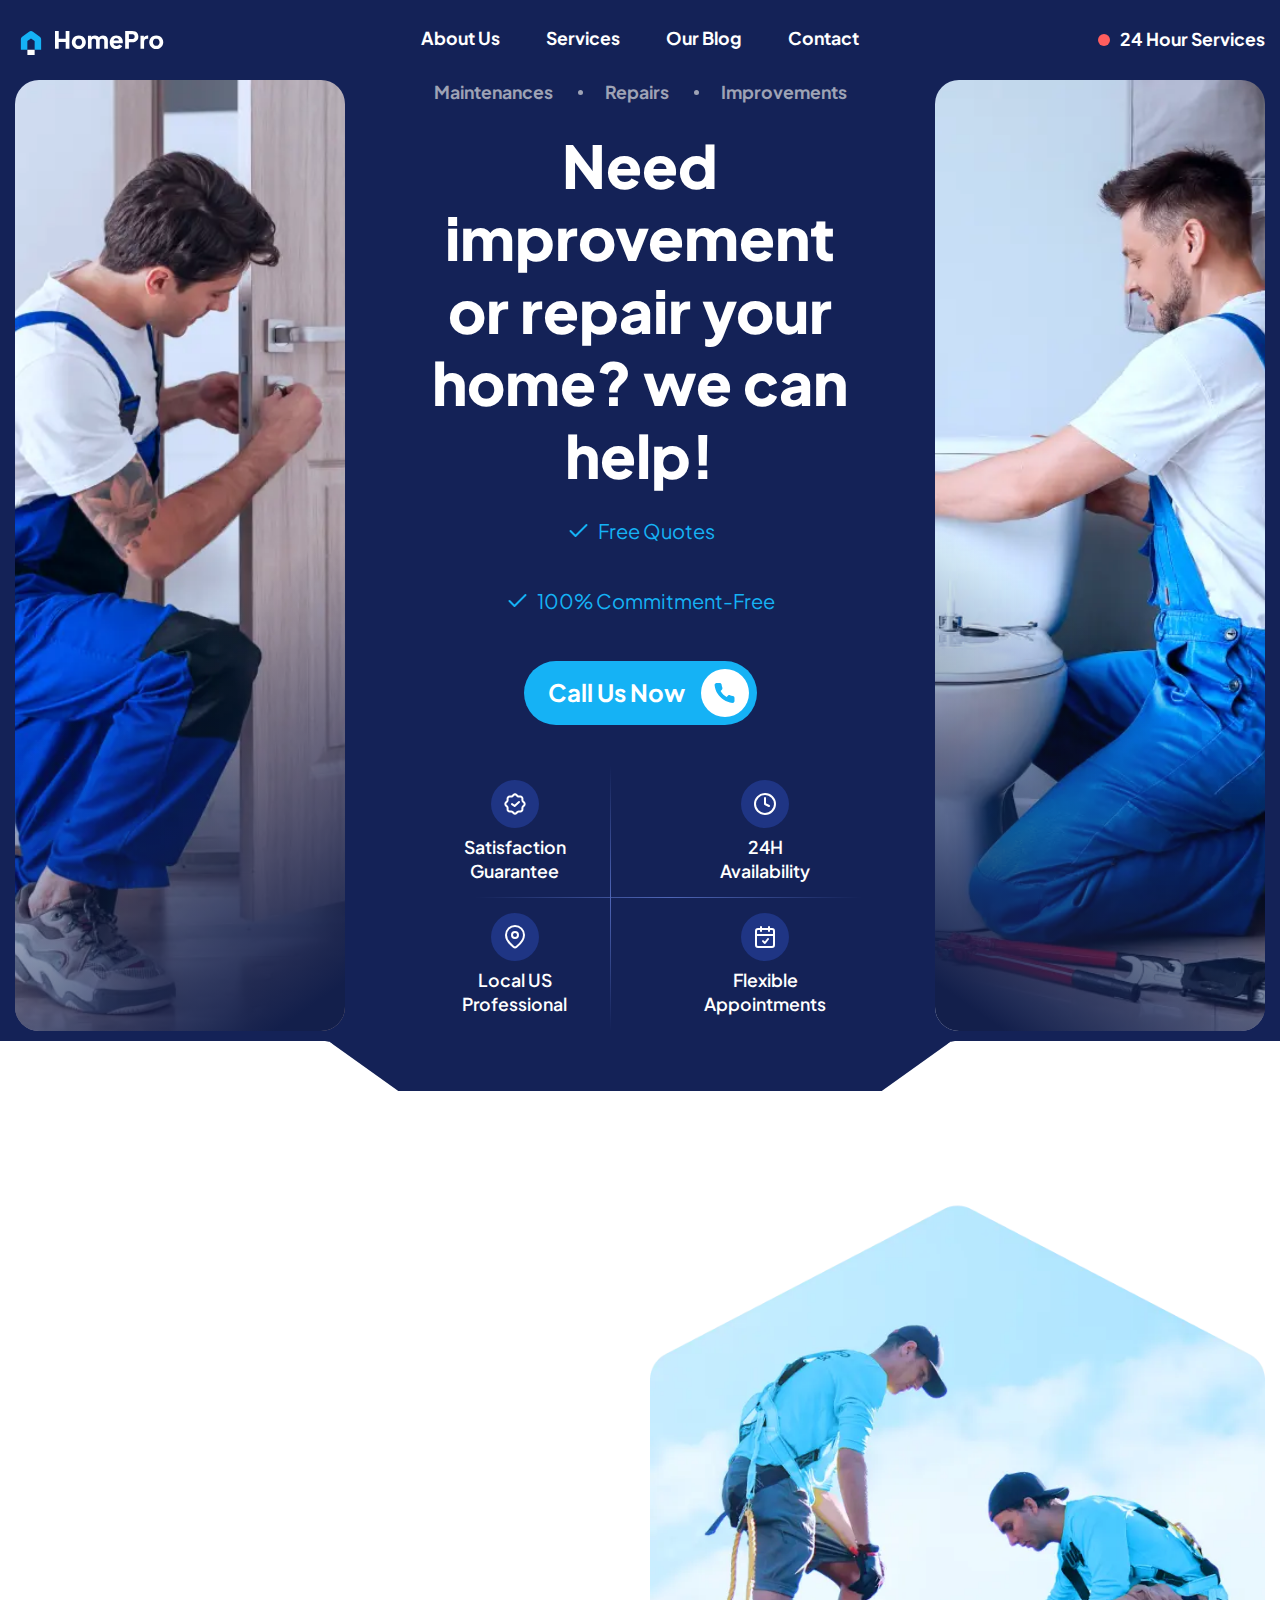
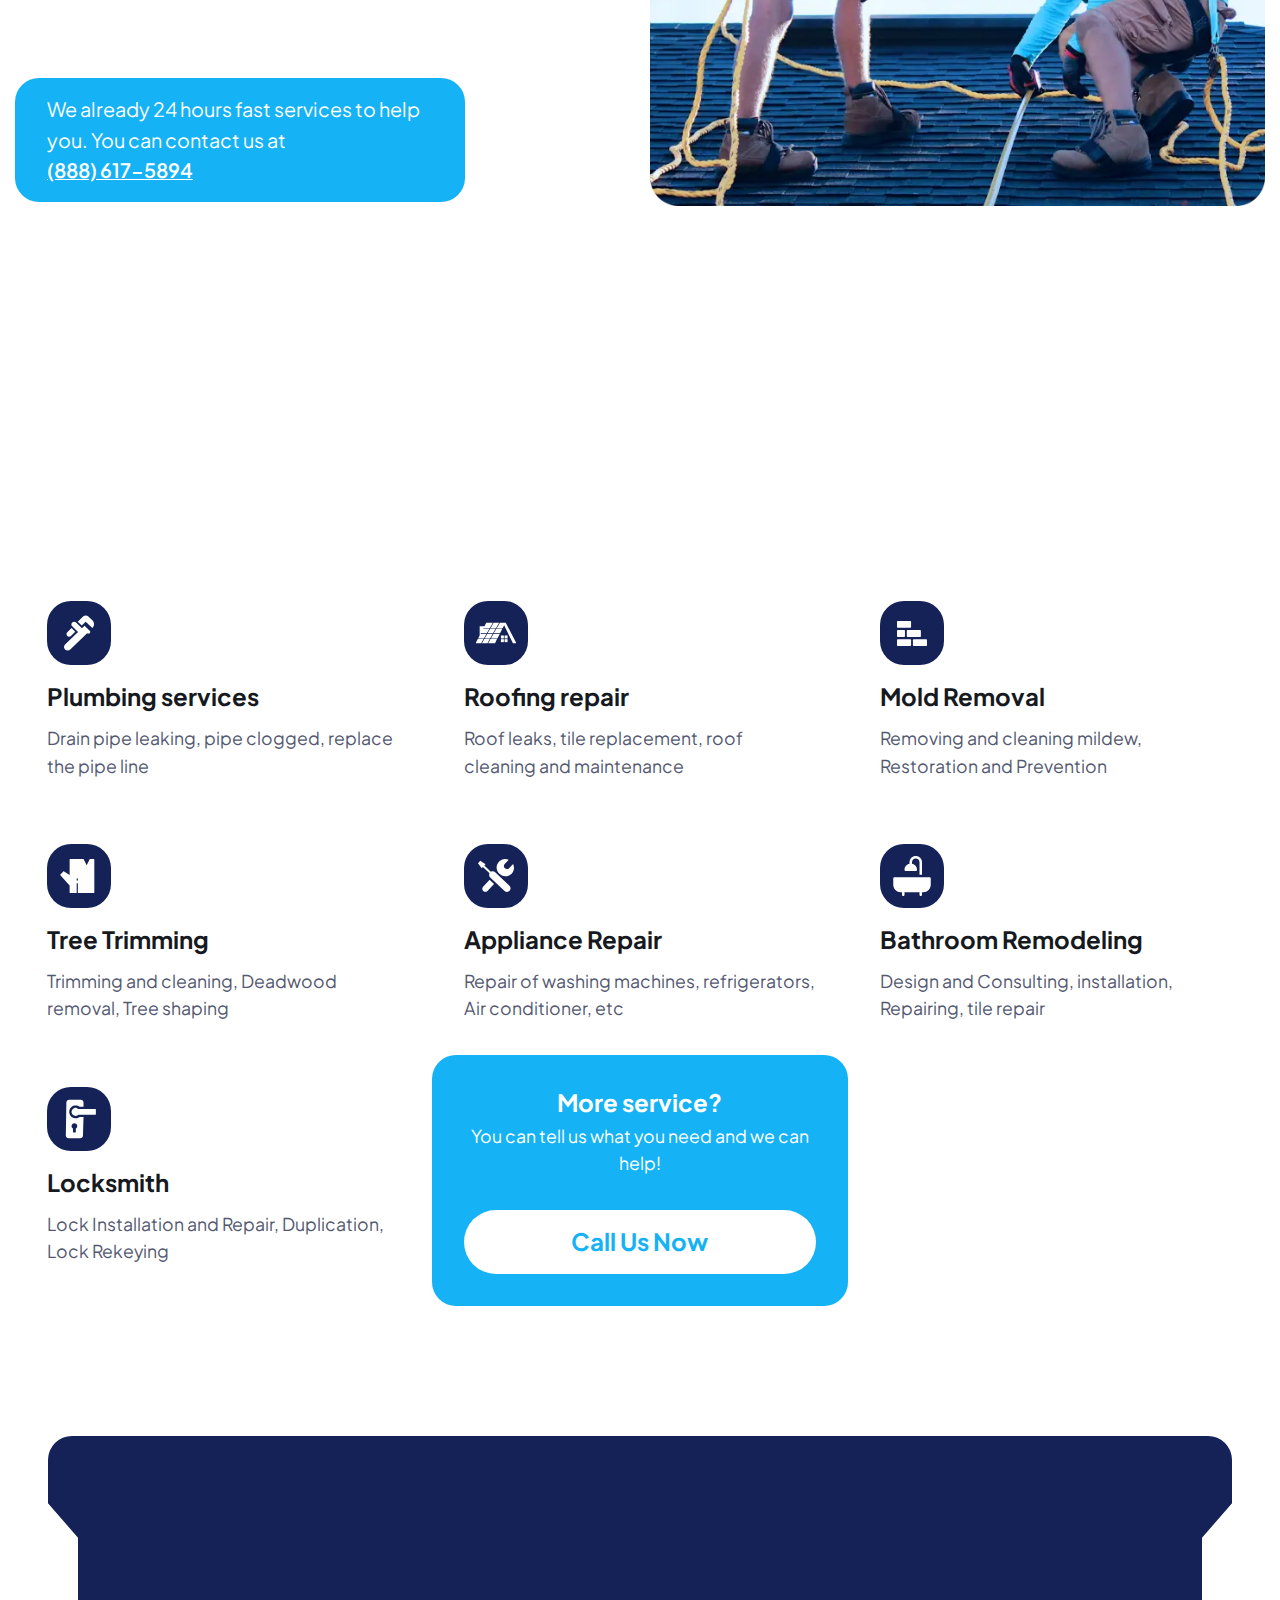
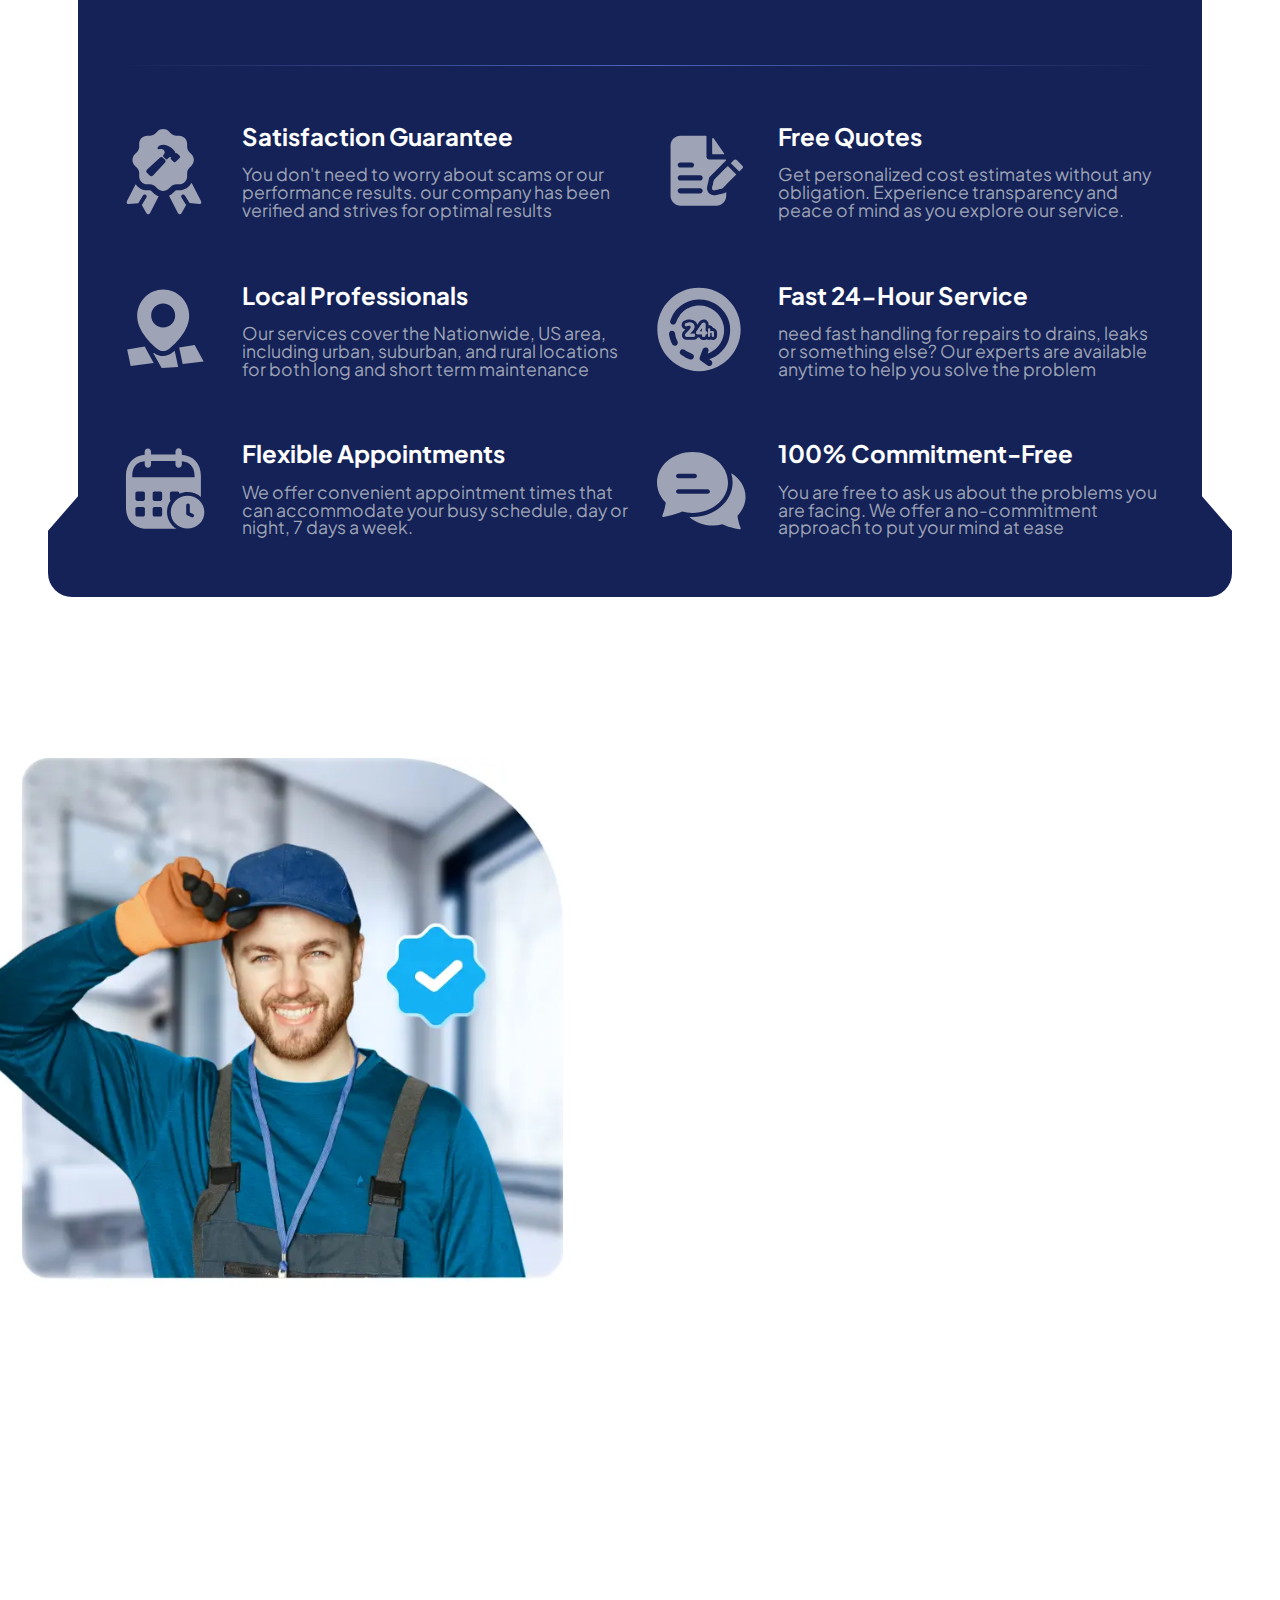
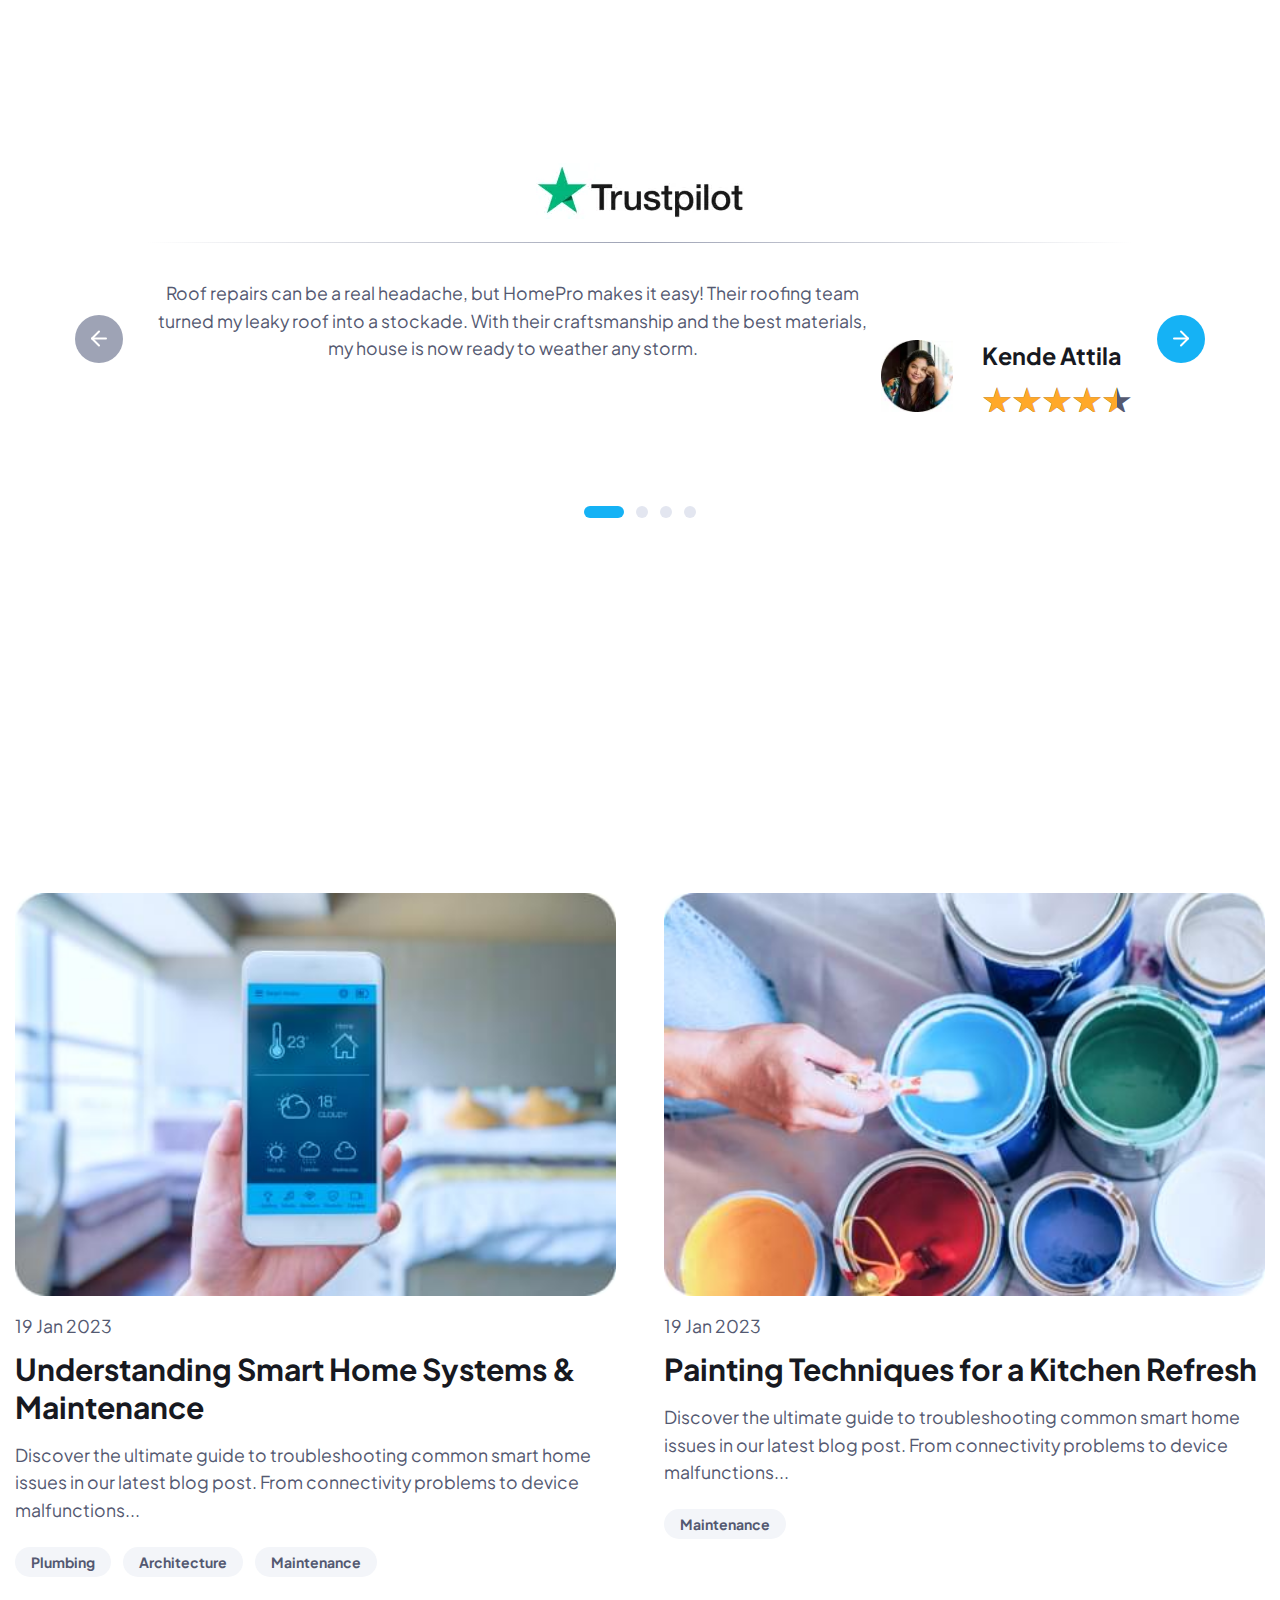
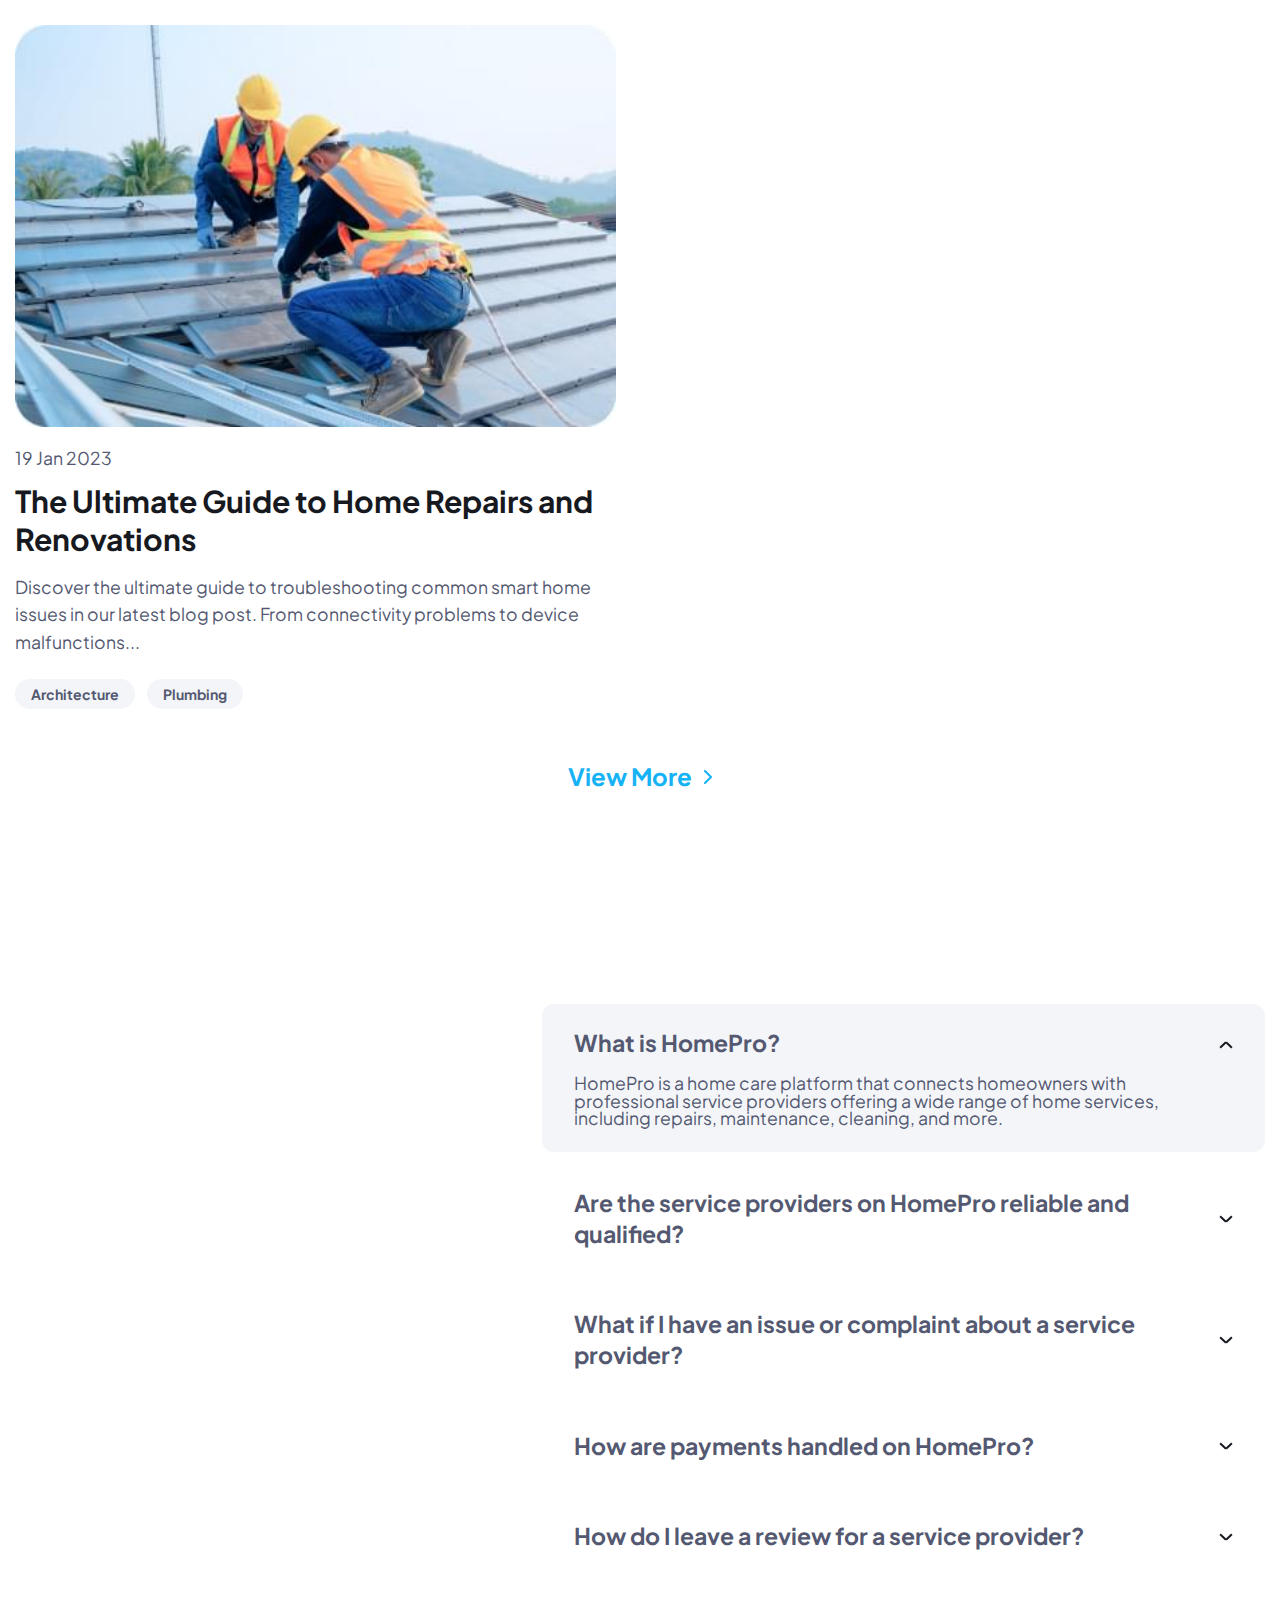
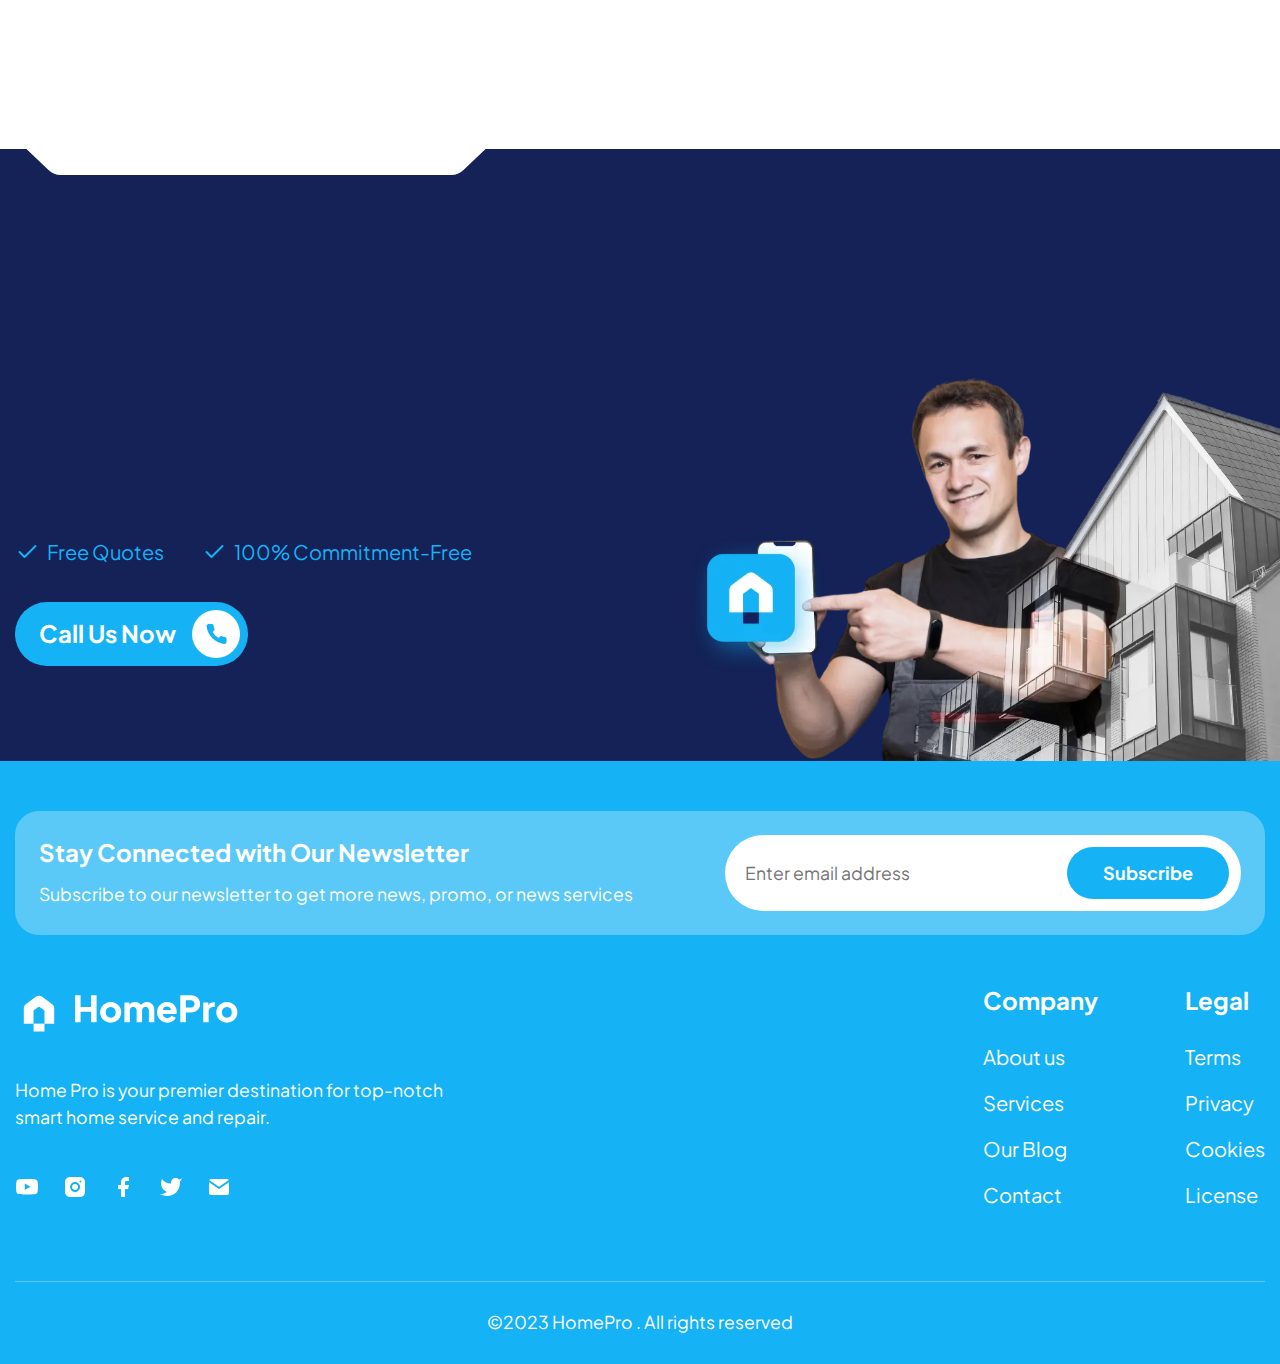
<file: index.html>
<!DOCTYPE html>
<html lang="en">

<head>
	<title>HomePro</title>
	<meta charset="UTF-8">
	<meta name="format-detection" content="telephone=no">
	<style>
		body {
			opacity: 0;
		}
	</style>
	<link rel="stylesheet" href="css/style.min.css?_v=20240203014014">
	<link rel="shortcut icon" href="favicon.ico">
	<!-- <meta name="robots" content="noindex, nofollow"> -->
	<meta name="viewport" content="width=device-width, initial-scale=1.0">
</head>

<body>
	<div class="wrapper">
		<header class="header">
			<div class="header__container">
				<a href="#" data-goto-header data-goto=".hero" class="header__logo">
					<img src="img/logo.svg" alt="Logo">
				</a>
				<div class="header__menu menu">
					<button type="button" class="menu__icon icon-menu"><span></span></button>

					<nav class="menu__body">
						<a href="#" data-goto-header data-goto=".hero" class="menu__logo">
							<img src="img/logo.svg" alt="Logo">
						</a>
						<div class="menu__content">
							<ul class="menu__list">
								<li class="menu__item"><a href="#" data-goto-header data-goto=".about" class="menu__link">About Us</a></li>
								<li class="menu__item"><a href="#" data-goto-header data-goto=".services" class="menu__link">Services</a></li>
								<li class="menu__item"><a href="#" data-goto-header data-goto=".blog" class="menu__link">Our Blog</a></li>
								<li class="menu__item"><a href="#" data-goto-header data-goto=".talk" class="menu__link">Contact</a></li>
							</ul>
						</div>
					</nav>
				</div>
				<div data-da=".menu__body, 767.98" class="header__schedule">24 Hour Services</div>
			</div>
		</header>
		<main class="page">
			<section data-watch class="hero">
				<div class="hero__image hero__image--left">
					<picture><source srcset="img/hero/1.webp" type="image/webp"><img class="ibg" src="img/hero/1.jpg" alt="Image"></picture>
				</div>
				<div data-watch-once data-watch class="hero__body">
					<div class="hero__content">
						<div class="hero__main">
							<ul class="hero__items items-hero">
								<li class="items-hero__item">Maintenances</li>
								<li class="items-hero__item">Repairs</li>
								<li class="items-hero__item">Improvements</li>
							</ul>
							<div class="hero__block-header block-header--center">
								<h1 class="block-header__title block-header__title--big block-header__title--white">Need improvement or repair your home? we can help!</h1>
							</div>
							<ul class="hero__done done">
								<li class="done__item">Free Quotes</li>
								<li class="done__item">100% Commitment-Free </li>
							</ul>
						</div>
						<a href="#" class="hero__button button button--icon"><span>Call Us Now</span></a>
					</div>
					<div class="hero__advantages advantages-hero">
						<div class="advantages-hero__item">
							<div class="advantages-hero__icon">
								<img src="img/hero/icons/Guarantee.svg" alt="Icon">
							</div>
							<div class="advantages-hero__text">Satisfaction<br>Guarantee</div>
						</div>
						<div class="advantages-hero__item">
							<div class="advantages-hero__icon">
								<img src="img/hero/icons/Clock.svg" alt="Icon">
							</div>
							<div class="advantages-hero__text">24H<br>Availability</div>
						</div>
						<div class="advantages-hero__item">
							<div class="advantages-hero__icon">
								<img src="img/hero/icons/Map-pin.svg" alt="Icon">
							</div>
							<div class="advantages-hero__text">Local US<br>Professional</div>
						</div>
						<div class="advantages-hero__item">
							<div class="advantages-hero__icon">
								<img src="img/hero/icons/Calendar.svg" alt="Icon">
							</div>
							<div class="advantages-hero__text">Flexible<br>Appointments</div>
						</div>
					</div>
				</div>
				<div class="hero__image hero__image--right">
					<picture><source srcset="img/hero/2.webp" type="image/webp"><img class="ibg" src="img/hero/2.jpg" alt="Image"></picture>
				</div>
				<div class="hero__decor decor-hero">
					<div class="decor-hero__item"></div>
					<div class="decor-hero__item"></div>
				</div>
			</section>
			<section data-watch-threshold="0.5" data-watch="navigator" class="about">
				<div data-watch data-watch-once class="about__container">
					<div class="about__body">
						<div class="about__block-header block-header">
							<h2 class="block-header__title">Professional for your home services</h2>
							<div class="block-header__text">
								<p>You need help for home care? We are home care professionals focused in the US region. We provide several services that support home services</p>
							</div>
						</div>
						<ul class="about__items">
							<li class="about__item">Repair and Installation</li>
							<li class="about__item">Maintenance</li>
							<li class="about__item">Home Security Services</li>
							<li class="about__item">Plumbing</li>
							<li class="about__item">Budget-friendly</li>
							<li class="about__item">Eco-friendly solutions</li>
						</ul>
						<div class="about__info">
							We already 24 hours fast services to help you. You can contact us at <a href="tel:+8886175894">(888) 617-5894</a>
						</div>
					</div>
					<div class="about__image">
						<picture><source srcset="img/about/Image.webp" type="image/webp"><img src="img/about/Image.png" alt="Image"></picture>
					</div>
				</div>
			</section>
			<section data-watch-threshold="0.5" data-watch="navigator" class="services">
				<div data-watch data-watch-once class="services__container">
					<div class="services__block-header block-header block-header--center ">
						<h2 class="block-header__title">Our Services</h2>
						<div class="block-header__text">
							<p>You have problems with leaking pipes, broken tiles, lost keys or want to tidy up the trees around you, of course you need our help!</p>
						</div>
					</div>
					<div class="services__items">
						<article class="services__item item-service">
							<div class="item-service__icon">
								<img src="img/services/1.svg" alt="Icon">
							</div>
							<div class="item-service__body">
								<h4 class="item-service__title">Plumbing services</h4>
								<div class="item-service__text">
									<p>Drain pipe leaking, pipe clogged, replace the pipe line</p>
								</div>
							</div>

						</article>
						<article class="services__item item-service">
							<div class="item-service__icon">
								<img src="img/services/2.svg" alt="Icon">
							</div>
							<div class="item-service__body">
								<h4 class="item-service__title">Roofing repair</h4>
								<div class="item-service__text">
									<p>Roof leaks, tile replacement, roof cleaning and maintenance</p>
								</div>
							</div>

						</article>
						<article class="services__item item-service">
							<div class="item-service__icon">
								<img src="img/services/3.svg" alt="Icon">
							</div>
							<div class="item-service__body">
								<h4 class="item-service__title">Mold Removal</h4>
								<div class="item-service__text">
									<p>Removing and cleaning mildew, Restoration and Prevention</p>
								</div>
							</div>

						</article>
						<article class="services__item item-service">
							<div class="item-service__icon">
								<img src="img/services/4.svg" alt="Icon">
							</div>
							<div class="item-service__body">
								<h4 class="item-service__title">Tree Trimming</h4>
								<div class="item-service__text">
									<p>Trimming and cleaning, Deadwood removal, Tree shaping</p>
								</div>
							</div>

						</article>
						<article class="services__item item-service">
							<div class="item-service__icon">
								<img src="img/services/5.svg" alt="Icon">
							</div>
							<div class="item-service__body">
								<h4 class="item-service__title">Appliance Repair</h4>
								<div class="item-service__text">
									<p>Repair of washing machines, refrigerators, Air conditioner, etc</p>
								</div>
							</div>

						</article>
						<article class="services__item item-service">
							<div class="item-service__icon">
								<img src="img/services/6.svg" alt="Icon">
							</div>
							<div class="item-service__body">
								<h4 class="item-service__title">Bathroom Remodeling</h4>
								<div class="item-service__text">
									<p>Design and Consulting, installation, Repairing, tile repair</p>
								</div>
							</div>

						</article>
						<article class="services__item item-service">
							<div class="item-service__icon">
								<img src="img/services/7.svg" alt="Icon">
							</div>
							<div class="item-service__body">
								<h4 class="item-service__title">Locksmith</h4>
								<div class="item-service__text">
									<p>Lock Installation and Repair, Duplication, Lock Rekeying</p>
								</div>
							</div>

						</article>
						<article class="services__item item-service item-service--active">
							<div class="item-service__body">
								<h4 class="item-service__title">More service?</h4>
								<div class="item-service__text">
									<p>You can tell us what you need and we can help! </p>
								</div>
							</div>
							<a href="#" class="item-service__button button button--fw button--white">Call Us Now</a>
						</article>
					</div>
				</div>
			</section>
			<section data-watch data-watch-once class="advantages">
				<div data-watch-once class="advantages__body">
					<div class="advantages__container">
						<div class="advantages__block-header block-header block-header--inline">
							<h2 class="block-header__title block-header__title--white">Fast, Friendly, and Satisfaction Guarantee</h2>
							<div class="block-header__text">
								<p>No matter how big or small your work is, whether it's for the interior or exterior of your home, we are ready to serve and help you solve your home problems.</p>
							</div>
						</div>
						<div class="advantages__items">
							<div class="advantages__item item-advantages">
								<div class="item-advantages__image">
									<img src="img/advantages/Ic_Guarantee-Filled.svg" alt="Icon">
								</div>
								<div class="item-advantages__body">
									<h4 class="item-advantages__title">Satisfaction Guarantee</h4>
									<div class="item-advantages__text">
										<p>You don't need to worry about scams or our performance results. our company has been verified and strives for optimal results</p>
									</div>
								</div>
							</div>
							<div class="advantages__item item-advantages">
								<div class="item-advantages__image">
									<img src="img/advantages/Ic_Quotes-Filled.svg" alt="Icon">
								</div>
								<div class="item-advantages__body">
									<h4 class="item-advantages__title">Free Quotes</h4>
									<div class="item-advantages__text">
										<p>Get personalized cost estimates without any obligation. Experience transparency and peace of mind as you explore our service.</p>
									</div>
								</div>
							</div>
							<div class="advantages__item item-advantages">
								<div class="item-advantages__image">
									<img src="img/advantages/Ic_Local-Filled.svg" alt="Icon">
								</div>
								<div class="item-advantages__body">
									<h4 class="item-advantages__title">Local Professionals</h4>
									<div class="item-advantages__text">
										<p>Our services cover the Nationwide, US area, including urban, suburban, and rural locations for both long and short term maintenance</p>
									</div>
								</div>
							</div>
							<div class="advantages__item item-advantages">
								<div class="item-advantages__image">
									<img src="img/advantages/Ic_24H-Filled.svg" alt="Icon">
								</div>
								<div class="item-advantages__body">
									<h4 class="item-advantages__title">Fast 24-Hour Service</h4>
									<div class="item-advantages__text">
										<p>need fast handling for repairs to drains, leaks or something else? Our experts are available anytime to help you solve the problem</p>
									</div>
								</div>
							</div>
							<div class="advantages__item item-advantages">
								<div class="item-advantages__image">
									<img src="img/advantages/Ic_Calendar-Filled.svg" alt="Icon">
								</div>
								<div class="item-advantages__body">
									<h4 class="item-advantages__title">Flexible Appointments</h4>
									<div class="item-advantages__text">
										<p>We offer convenient appointment times that can accommodate your busy schedule, day or night, 7 days a week.</p>
									</div>
								</div>
							</div>
							<div class="advantages__item item-advantages">
								<div class="item-advantages__image">
									<img src="img/advantages/Ic_Commitment-Filled.svg" alt="Icon">
								</div>
								<div class="item-advantages__body">
									<h4 class="item-advantages__title">100% Commitment-Free</h4>
									<div class="item-advantages__text">
										<p>You are free to ask us about the problems you are facing. We offer a no-commitment approach to put your mind at ease</p>
									</div>
								</div>
							</div>

						</div>
					</div>
				</div>
			</section>
			<section data-watch data-watch-once class="how">
				<div class="how__container">
					<div class="how__image">
						<picture><source srcset="img/how/01.webp" type="image/webp"><img src="img/how/01.jpg" alt="Image"></picture>
					</div>
					<div class="how__content">
						<div class="how__block-header block-header">
							<h2 class="block-header__title">How HomePro works?</h2>
						</div>
						<ol class="how__items items-how">
							<li class="items-how__item">
								<span class="items-how__title">Call us anytime 24/7</span>
								<span class="items-how__text text">You can contact us directly, we will quickly put you in touch with our home care professionals who are ready anytime</span>
							</li>
							<li class="items-how__item">
								<span class="items-how__title">Schedule Service</span>
								<span class="items-how__text text">After connecting your call, our home care experts will answer your questions and provide flexible appointment times</span>
							</li>
							<li class="items-how__item">
								<span class="items-how__title">Your request is complated</span>
								<span class="items-how__text text">Once your technician arrives, he will diagnose the problem and provide an estimate. If you decide to continue, the technician will get to work</span>
							</li>
						</ol>
					</div>
				</div>
			</section>
			<section data-watch class="reviews">
				<div class="reviews__container">
					<div class="reviews__block-header block-header block-header--center">
						<h2 class="block-header__title">Here our original reviews from trusted platform</h2>
					</div>
					<div class="reviews__body">
						<div class="reviews__slider swiper">
							<div class="reviews__wrapper swiper-wrapper">
								<div class="reviews__slide slide-reviews swiper-slide">
									<div class="slide-reviews__logo">
										<picture><source srcset="img/reviews/Logo.webp" type="image/webp"><img src="img/reviews/Logo.jpg" alt="Logo"></picture>
									</div>
									<div class="slide-reviews__text text">
										<p>Roof repairs can be a real headache, but HomePro makes it easy! Their roofing team turned my leaky roof into a stockade. With their craftsmanship and the best materials, my house is now ready to weather any storm.</p>
									</div>
									<div class="slide-reviews__user">
										<div class="slide-reviews__avatar"><picture><source srcset="img/reviews/01.webp" type="image/webp"><img src="img/reviews/01.jpg" alt="Image"></picture></div>
										<div class="slide-reviews__body">
											<div class="slide-reviews__name">
												<p>Kende Attila</p>
											</div>
											<div class="slide-reviews__rating rating">
												<div class="rating__body">
													<div class="rating__active"></div>
													<div class="rating__items">
														<input type="radio" class="rating__item" value="1" name="rating">
														<input type="radio" class="rating__item" value="2" name="rating">
														<input type="radio" class="rating__item" value="3" name="rating">
														<input type="radio" class="rating__item" value="4" name="rating">
														<input type="radio" class="rating__item" value="5" name="rating">
													</div>
												</div>
												<div class="rating__value">4.5</div>
											</div>
										</div>
									</div>
								</div>
								<div class="reviews__slide slide-reviews swiper-slide">
									<div class="slide-reviews__logo">
										<picture><source srcset="img/reviews/Logo.webp" type="image/webp"><img src="img/reviews/Logo.jpg" alt="Logo"></picture>
									</div>
									<div class="slide-reviews__text text">
										<p>Roof repairs can be a real headache, but HomePro makes it easy! Their roofing team turned my leaky roof into a stockade. With their craftsmanship and the best materials, my house is now ready to weather any storm.Roof repairs can be a real headache, but HomePro makes it easy! Their roofing team turned my leaky roof into a stockade. With their craftsmanship and the best materials, my house is now ready to weather any storm.</p>
									</div>
									<div class="slide-reviews__user">
										<div class="slide-reviews__avatar"><picture><source srcset="img/reviews/01.webp" type="image/webp"><img src="img/reviews/01.jpg" alt="Image"></picture></div>
										<div class="slide-reviews__body">
											<div class="slide-reviews__name">
												<p>Kende Attila</p>
											</div>
											<div class="slide-reviews__rating rating">
												<div class="rating__body">
													<div class="rating__active"></div>
													<div class="rating__items">
														<input type="radio" class="rating__item" value="1" name="rating">
														<input type="radio" class="rating__item" value="2" name="rating">
														<input type="radio" class="rating__item" value="3" name="rating">
														<input type="radio" class="rating__item" value="4" name="rating">
														<input type="radio" class="rating__item" value="5" name="rating">
													</div>
												</div>
												<div class="rating__value">4.5</div>
											</div>
										</div>
									</div>
								</div>
								<div class="reviews__slide slide-reviews swiper-slide">
									<div class="slide-reviews__logo">
										<picture><source srcset="img/reviews/Logo.webp" type="image/webp"><img src="img/reviews/Logo.jpg" alt="Logo"></picture>
									</div>
									<div class="slide-reviews__text text">
										<p>Roof repairs can be a real headache, but HomePro makes it easy! Their roofing team turned my leaky roof into a stockade. With their craftsmanship and the best materials, my house is now ready to weather any storm.</p>
										<p>Roof repairs can be a real headache, but HomePro makes it easy! Their roofing team turned my leaky roof into a stockade. With their craftsmanship and the best materials, my house is now ready to weather any storm.</p>
									</div>
									<div class="slide-reviews__user">
										<div class="slide-reviews__avatar"><picture><source srcset="img/reviews/01.webp" type="image/webp"><img src="img/reviews/01.jpg" alt="Image"></picture></div>
										<div class="slide-reviews__body">
											<div class="slide-reviews__name">
												<p>Kende Attila</p>
											</div>
											<div class="slide-reviews__rating rating">
												<div class="rating__body">
													<div class="rating__active"></div>
													<div class="rating__items">
														<input type="radio" class="rating__item" value="1" name="rating">
														<input type="radio" class="rating__item" value="2" name="rating">
														<input type="radio" class="rating__item" value="3" name="rating">
														<input type="radio" class="rating__item" value="4" name="rating">
														<input type="radio" class="rating__item" value="5" name="rating">
													</div>
												</div>
												<div class="rating__value">4</div>
											</div>
										</div>
									</div>
								</div>
								<div class="reviews__slide slide-reviews swiper-slide">
									<div class="slide-reviews__logo">
										<picture><source srcset="img/reviews/Logo.webp" type="image/webp"><img src="img/reviews/Logo.jpg" alt="Logo"></picture>
									</div>
									<div class="slide-reviews__text text">
										<p>Roof repairs can be a real headache, but HomePro makes it easy! Their roofing team turned my leaky roof into a stockade. With their craftsmanship and the best materials, my house is now ready to weather any storm.</p>
									</div>
									<div class="slide-reviews__user">
										<div class="slide-reviews__avatar"><picture><source srcset="img/reviews/01.webp" type="image/webp"><img src="img/reviews/01.jpg" alt="Image"></picture></div>
										<div class="slide-reviews__body">
											<div class="slide-reviews__name">
												<p>Kende Attila</p>
											</div>
											<div class="slide-reviews__rating rating">
												<div class="rating__body">
													<div class="rating__active"></div>
													<div class="rating__items">
														<input type="radio" class="rating__item" value="1" name="rating">
														<input type="radio" class="rating__item" value="2" name="rating">
														<input type="radio" class="rating__item" value="3" name="rating">
														<input type="radio" class="rating__item" value="4" name="rating">
														<input type="radio" class="rating__item" value="5" name="rating">
													</div>
												</div>
												<div class="rating__value">4.5</div>
											</div>
										</div>
									</div>
								</div>
							</div>
						</div>
						<div class="reviews__navigation">
							<button class="reviews__arrow reviews__arrow--left" type="button"></button>
							<div class="reviews__bullets"></div>
							<button class="reviews__arrow reviews__arrow--right" type="button"></button>
						</div>
					</div>
				</div>
			</section>
			<section data-watch-threshold="0.5" data-watch="navigator" class="blog">
				<div data-watch data-watch-once class="blog__container">
					<div class="blog__block-header block-header block-header--center">
						<h2 class="block-header__title">Explore Insights in Our Blog</h2>
						<div class="block-header__text">
							<p>Find lots of insights and information on our blog. Explore, learn, and get inspired today.</p>
						</div>
					</div>
					<div class="blog__items">

					</div>
					<button hidden class="blog__view-more" type="button">View More</button>
				</div>
			</section>
			<section data-watch data-watch-once class="questions">
				<div class="questions__container">
					<div class="questions__block-header block-header">
						<h2 class="block-header__title">Frequently Asked Questions</h2>
						<div class="block-header__text">
							<p>Still need help?<a href="#">Get Help Now</a></p>
						</div>
					</div>
					<div data-spollers data-one-spoller class="questions__spollers spollers-questions">
						<details data-open class="spollers-questions__item">
							<summary class="spollers-questions__title">What is HomePro?</summary>
							<div class="spollers-questions__body">HomePro is a home care platform that connects homeowners with professional service providers offering a wide range of home services, including repairs, maintenance, cleaning, and more.</div>
						</details>
						<details class="spollers-questions__item">
							<summary class="spollers-questions__title">Are the service providers on HomePro reliable and qualified?</summary>
							<div class="spollers-questions__body">HomePro is a home care platform that connects homeowners with professional service providers offering a wide range of home services, including repairs, maintenance, cleaning, and more.</div>
						</details>
						<details class="spollers-questions__item">
							<summary class="spollers-questions__title">What if I have an issue or complaint about a service provider?</summary>
							<div class="spollers-questions__body">HomePro is a home care platform that connects homeowners with professional service providers offering a wide range of home services, including repairs, maintenance, cleaning, and more.</div>
						</details>
						<details class="spollers-questions__item">
							<summary class="spollers-questions__title">How are payments handled on HomePro?</summary>
							<div class="spollers-questions__body">HomePro is a home care platform that connects homeowners with professional service providers offering a wide range of home services, including repairs, maintenance, cleaning, and more.</div>
						</details>
						<details class="spollers-questions__item">
							<summary class="spollers-questions__title">How do I leave a review for a service provider?</summary>
							<div class="spollers-questions__body">HomePro is a home care platform that connects homeowners with professional service providers offering a wide range of home services, including repairs, maintenance, cleaning, and more.</div>
						</details>

					</div>
				</div>
			</section>
			<section data-watch-threshold="0.5" data-watch="navigator" class="talk">
				<div data-watch data-watch-once class="talk__container">
					<div class="talk__content">
						<div class="talk__block-header block-header">
							<h1 class="block-header__title block-header__title--white block-header__title--big">Already to improve or repair your home? Let’s Talk! </h1>
						</div>
						<ul class="talk__done done">
							<li class="done__item">Free Quotes</li>
							<li class="done__item">100% Commitment-Free </li>
						</ul>
						<a href="#" class="talk__button button button--icon"><span>Call Us Now</span></a>
					</div>
				</div>
				<div class="talk__image">
					<picture><source srcset="img/talk/01.webp" type="image/webp"><img src="img/talk/01.png" alt="Image"></picture>
				</div>
			</section>
		</main>
		<footer class="footer">
			<div class="footer__container">
				<div class="footer__content">
					<div class="footer__subscribe subscribe">
						<div class="subscribe__body">
							<h3 class="subscribe__title">Stay Connected with Our Newsletter</h3>
							<div class="subscribe__text text">
								<p>Subscribe to our newsletter to get more news, promo, or news services</p>
							</div>
						</div>
						<form action="#" class="subscribe__form">
							<input data-required="email" autocomplete="off" type="text" name="form[]" data-error="Error" placeholder="Enter email address" class="subscribe__input input">
							<button type="submit" class="subscribe__button button button--min">Subscribe</button>
						</form>
					</div>
					<div class="footer__body">
						<div class="footer__info">
							<div class="footer__logo">
								<img src="img/footer/logo-white.svg" alt="Logo">
							</div>
							<div class="footer__text text">
								<p>Home Pro is your premier destination for top-notch smart home service and repair. </p>
							</div>
							<ul class="footer__social social">
								<li class="social__item">
									<a href="#" class="social__link">
										<img src="img/footer/youtube.svg" alt="YouTube">
									</a>
								</li>
								<li class="social__item">
									<a href="#" class="social__link">
										<img src="img/footer/instagram.svg" alt="Instagram">
									</a>
								</li>
								<li class="social__item">
									<a href="#" class="social__link">
										<img src="img/footer/facebook.svg" alt="Facebook">
									</a>
								</li>
								<li class="social__item">
									<a href="#" class="social__link">
										<img src="img/footer/twitter.svg" alt="Twitter">
									</a>
								</li>
								<li class="social__item">
									<a href="#" class="social__link">
										<img src="img/footer/mail.svg" alt="Mail">
									</a>
								</li>
							</ul>
						</div>
						<div data-spollers="479" class="menu-footer__spollers">
							<details class="menu-footer__block">
								<summary class="menu-footer__title">Company</summary>
								<ul class="menu-footer__list">
									<li class="menu-footer__item">
										<a data-goto-header data-goto=".about" href="#" class="menu-footer__link">About us</a>
									</li>
									<li class="menu-footer__item">
										<a data-goto-header data-goto=".services" href="#" class="menu-footer__link">Services</a>
									</li>
									<li class="menu-footer__item">
										<a data-goto-header data-goto=".blog" href="#" class="menu-footer__link">Our Blog</a>
									</li>
									<li class="menu-footer__item">
										<a data-goto-header data-goto=".talk" href="#" class="menu-footer__link">Contact</a>
									</li>
								</ul>
							</details>
							<details class="menu-footer__block">
								<summary class="menu-footer__title">Legal</summary>
								<ul class="menu-footer__list">
									<li class="menu-footer__item">
										<a href="#" class="menu-footer__link">Terms</a>
									</li>
									<li class="menu-footer__item">
										<a href="#" class="menu-footer__link">Privacy</a>
									</li>
									<li class="menu-footer__item">
										<a href="#" class="menu-footer__link">Cookies</a>
									</li>
									<li class="menu-footer__item">
										<a href="#" class="menu-footer__link">License</a>
									</li>
								</ul>
							</details>
						</div>
					</div>
				</div>
				<div class="footer__copy">©2023 HomePro . All rights reserved</div>
			</div>
		</footer>
	</div>
	<script src="js/app.min.js?_v=20240203014014"></script>
</body>

</html>
</file>
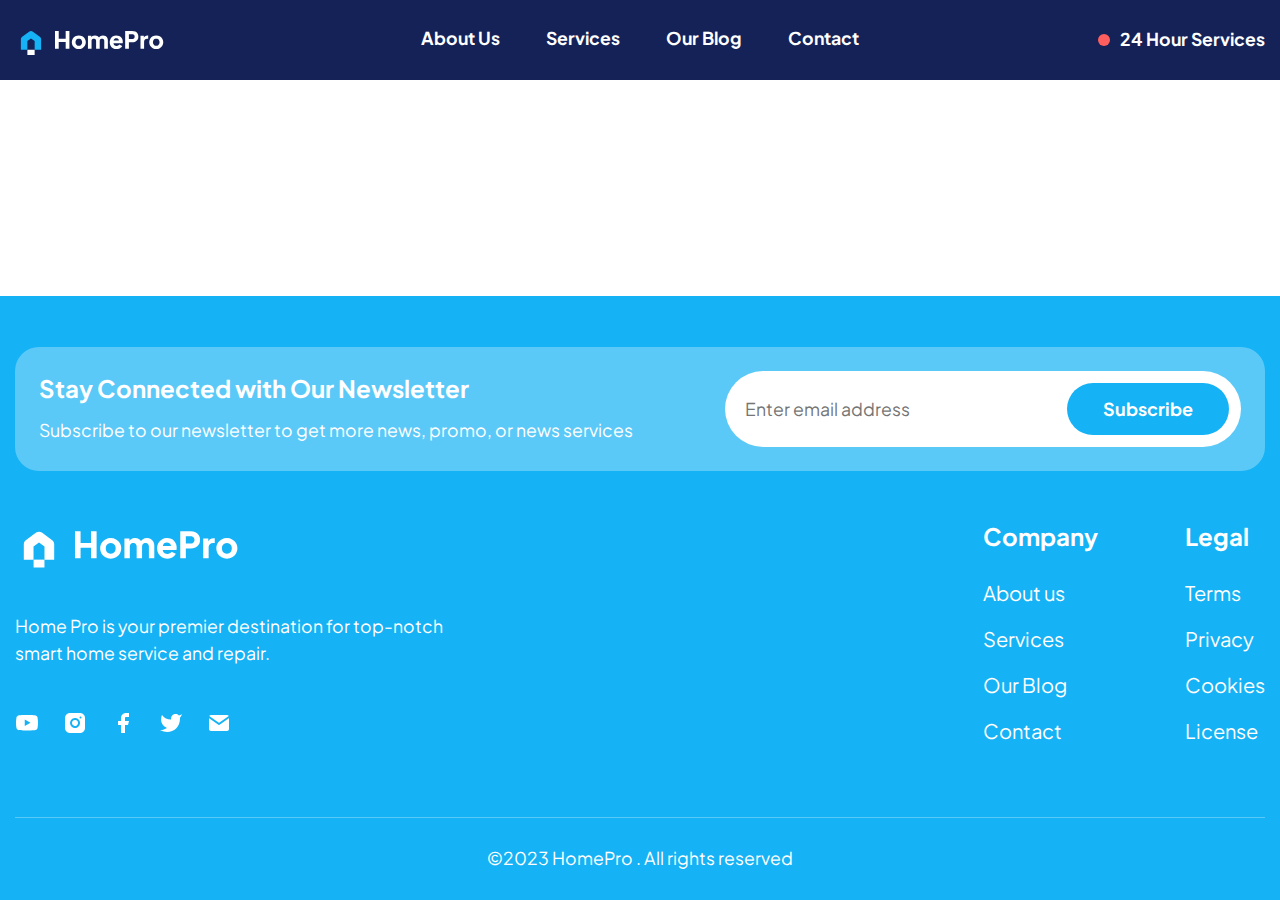
<file: home.html>
<!DOCTYPE html>
<html lang="en">

<head>
	<title>HomePro</title>
	<meta charset="UTF-8">
	<meta name="format-detection" content="telephone=no">
	<style>
		body {
			opacity: 0;
		}
	</style>
	<link rel="stylesheet" href="css/style.min.css?_v=20240203014014">
	<link rel="shortcut icon" href="favicon.ico">
	<!-- <meta name="robots" content="noindex, nofollow"> -->
	<meta name="viewport" content="width=device-width, initial-scale=1.0">
</head>

<body>
	<div class="wrapper">
		<header class="header">
			<div class="header__container">
				<a href="#" data-goto-header data-goto=".hero" class="header__logo">
					<img src="img/logo.svg" alt="Logo">
				</a>
				<div class="header__menu menu">
					<button type="button" class="menu__icon icon-menu"><span></span></button>

					<nav class="menu__body">
						<a href="#" data-goto-header data-goto=".hero" class="menu__logo">
							<img src="img/logo.svg" alt="Logo">
						</a>
						<div class="menu__content">
							<ul class="menu__list">
								<li class="menu__item"><a href="#" data-goto-header data-goto=".about" class="menu__link">About Us</a></li>
								<li class="menu__item"><a href="#" data-goto-header data-goto=".services" class="menu__link">Services</a></li>
								<li class="menu__item"><a href="#" data-goto-header data-goto=".blog" class="menu__link">Our Blog</a></li>
								<li class="menu__item"><a href="#" data-goto-header data-goto=".talk" class="menu__link">Contact</a></li>
							</ul>
						</div>
					</nav>
				</div>
				<div data-da=".menu__body, 767.98" class="header__schedule">24 Hour Services</div>
			</div>
		</header>
		<main class="page">
		</main>
		<footer class="footer">
			<div class="footer__container">
				<div class="footer__content">
					<div class="footer__subscribe subscribe">
						<div class="subscribe__body">
							<h3 class="subscribe__title">Stay Connected with Our Newsletter</h3>
							<div class="subscribe__text text">
								<p>Subscribe to our newsletter to get more news, promo, or news services</p>
							</div>
						</div>
						<form action="#" class="subscribe__form">
							<input data-required="email" autocomplete="off" type="text" name="form[]" data-error="Error" placeholder="Enter email address" class="subscribe__input input">
							<button type="submit" class="subscribe__button button button--min">Subscribe</button>
						</form>
					</div>
					<div class="footer__body">
						<div class="footer__info">
							<div class="footer__logo">
								<img src="img/footer/logo-white.svg" alt="Logo">
							</div>
							<div class="footer__text text">
								<p>Home Pro is your premier destination for top-notch smart home service and repair. </p>
							</div>
							<ul class="footer__social social">
								<li class="social__item">
									<a href="#" class="social__link">
										<img src="img/footer/youtube.svg" alt="YouTube">
									</a>
								</li>
								<li class="social__item">
									<a href="#" class="social__link">
										<img src="img/footer/instagram.svg" alt="Instagram">
									</a>
								</li>
								<li class="social__item">
									<a href="#" class="social__link">
										<img src="img/footer/facebook.svg" alt="Facebook">
									</a>
								</li>
								<li class="social__item">
									<a href="#" class="social__link">
										<img src="img/footer/twitter.svg" alt="Twitter">
									</a>
								</li>
								<li class="social__item">
									<a href="#" class="social__link">
										<img src="img/footer/mail.svg" alt="Mail">
									</a>
								</li>
							</ul>
						</div>
						<div data-spollers="479" class="menu-footer__spollers">
							<details class="menu-footer__block">
								<summary class="menu-footer__title">Company</summary>
								<ul class="menu-footer__list">
									<li class="menu-footer__item">
										<a data-goto-header data-goto=".about" href="#" class="menu-footer__link">About us</a>
									</li>
									<li class="menu-footer__item">
										<a data-goto-header data-goto=".services" href="#" class="menu-footer__link">Services</a>
									</li>
									<li class="menu-footer__item">
										<a data-goto-header data-goto=".blog" href="#" class="menu-footer__link">Our Blog</a>
									</li>
									<li class="menu-footer__item">
										<a data-goto-header data-goto=".talk" href="#" class="menu-footer__link">Contact</a>
									</li>
								</ul>
							</details>
							<details class="menu-footer__block">
								<summary class="menu-footer__title">Legal</summary>
								<ul class="menu-footer__list">
									<li class="menu-footer__item">
										<a href="#" class="menu-footer__link">Terms</a>
									</li>
									<li class="menu-footer__item">
										<a href="#" class="menu-footer__link">Privacy</a>
									</li>
									<li class="menu-footer__item">
										<a href="#" class="menu-footer__link">Cookies</a>
									</li>
									<li class="menu-footer__item">
										<a href="#" class="menu-footer__link">License</a>
									</li>
								</ul>
							</details>
						</div>
					</div>
				</div>
				<div class="footer__copy">©2023 HomePro . All rights reserved</div>
			</div>
		</footer>
	</div>
	<script src="js/app.min.js?_v=20240203014014"></script>
</body>

</html>
</file>
<file: css/style.min.css>
@charset "UTF-8";@import url(https://fonts.googleapis.com/css?family=Plus+Jakarta+Sans:regular,600,700,800&display=swap);*{padding:0;margin:0;border:0}*,::after,::before{-webkit-box-sizing:border-box;box-sizing:border-box}::after,::before{display:inline-block}body,html{height:100%;min-width:320px}body{color:#545971;line-height:1;font-family:"Plus Jakarta Sans";font-size:1.125rem;-ms-text-size-adjust:100%;-moz-text-size-adjust:100%;-webkit-text-size-adjust:100%;-webkit-font-smoothing:antialiased;-moz-osx-font-smoothing:grayscale}button,input,textarea{font-family:"Plus Jakarta Sans";font-size:inherit;line-height:inherit}button{cursor:pointer;color:inherit;background-color:transparent}a{display:inline-block;color:inherit;text-decoration:none}ul li{list-style:none}img{vertical-align:top}h1,h2,h3,h4,h5,h6{font-weight:inherit;font-size:inherit}.lock body{overflow:hidden;-ms-touch-action:none;touch-action:none;-ms-scroll-chaining:none;overscroll-behavior:none}.loaded body{opacity:1;-webkit-transition:opacity .3s;transition:opacity .3s}.wrapper{min-height:100%;display:-webkit-box;display:-ms-flexbox;display:flex;-webkit-box-orient:vertical;-webkit-box-direction:normal;-ms-flex-direction:column;flex-direction:column;overflow:hidden}@supports (overflow:clip){.wrapper{overflow:clip}}.wrapper>main{-webkit-box-flex:1;-ms-flex:1 1 auto;flex:1 1 auto}.wrapper>*{min-width:0}[class*=__container]{max-width:91.25rem;margin:0 auto;padding:0 .9375rem}.button{display:-webkit-inline-box;display:-ms-inline-flexbox;display:inline-flex;padding:.5rem;min-height:4rem;border-radius:3.75rem;background-color:#15b2f5;-webkit-box-pack:center;-ms-flex-pack:center;justify-content:center;-webkit-box-align:center;-ms-flex-align:center;align-items:center;font-size:1.5rem;font-weight:700;line-height:133.333333%;color:#fff;-webkit-transition:all .3s;transition:all .3s}.button--icon span{display:-webkit-box;display:-ms-flexbox;display:flex;-webkit-box-align:center;-ms-flex-align:center;align-items:center;-webkit-box-pack:center;-ms-flex-pack:center;justify-content:center;padding-left:1rem;gap:1rem}.button--icon span::after{content:"";background:#fff url(../img/hero/icons/phone.svg) center no-repeat;-webkit-box-flex:0;-ms-flex:0 0 3rem;flex:0 0 3rem;width:3rem;height:3rem;border-radius:50%}.button--min{font-size:1.125rem;line-height:150%;padding:.75rem 2.25rem;min-height:0}.button--white{background-color:#fff;color:#15b2f5}.button--fw{width:100%}input[type=email],input[type=tel],input[type=text],textarea{-webkit-appearance:none;-moz-appearance:none;appearance:none}.input{border-radius:0!important;width:100%;display:block}.input[placeholder]:not([data-placeholder-nohiden])::-webkit-input-placeholder{-webkit-transition:opacity .3s;transition:opacity .3s}.input[placeholder]:not([data-placeholder-nohiden])::-moz-placeholder{-moz-transition:opacity .3s;transition:opacity .3s}.input[placeholder]:not([data-placeholder-nohiden]):-ms-input-placeholder{-ms-transition:opacity .3s;transition:opacity .3s}.input[placeholder]:not([data-placeholder-nohiden])::-ms-input-placeholder{-ms-transition:opacity .3s;transition:opacity .3s}.input[placeholder]:not([data-placeholder-nohiden])::placeholder{-webkit-transition:opacity .3s;transition:opacity .3s}.input[placeholder]:not([data-placeholder-nohiden]):focus::-webkit-input-placeholder{opacity:0}.input[placeholder]:not([data-placeholder-nohiden]):focus::-moz-placeholder{opacity:0}.input[placeholder]:not([data-placeholder-nohiden]):focus:-ms-input-placeholder{opacity:0}.input[placeholder]:not([data-placeholder-nohiden]):focus::-ms-input-placeholder{opacity:0}.input[placeholder]:not([data-placeholder-nohiden]):focus::placeholder{opacity:0}textarea.input{resize:none;padding:0 0}.rating{display:-webkit-box;display:-ms-flexbox;display:flex;-webkit-box-align:end;-ms-flex-align:end;align-items:flex-end;line-height:.75;-webkit-transition:opacity .3s ease 0s;transition:opacity .3s ease 0s}.rating.rating_sending{opacity:.2}.rating.rating_set .rating__active,.rating.rating_set .rating__item{cursor:pointer}.rating__body{position:relative}.rating__body::before{content:"★★★★★";display:block}.rating__active{position:absolute;width:0%;height:100%;top:0;left:0;overflow:hidden}.rating__active::before{content:"★★★★★";position:absolute;width:100%;height:100%;top:0;left:0;color:#ffa928}.rating__items{display:-webkit-box;display:-ms-flexbox;display:flex;position:absolute;width:100%;height:100%;top:0;left:0}.rating__item{-webkit-box-flex:0;-ms-flex:0 0 20%;flex:0 0 20%;height:100%;opacity:0}.rating__value{font-size:50%;line-height:1;padding:0 0 0 10px}.menu{-ms-grid-column-align:center;justify-self:center;z-index:50}.menu::before{content:"";display:none;position:fixed;width:100%;height:100%;top:0;left:0;background-color:rgba(0,0,0,.5);opacity:0;-webkit-transition:opacity .3s;transition:opacity .3s}.menu-open .menu::before{content:"";display:block;opacity:1}.menu__logo{display:none}.menu__list{display:-webkit-box;display:-ms-flexbox;display:flex;-ms-flex-wrap:wrap;flex-wrap:wrap;row-gap:.1875rem}.menu__link::after{content:"";display:block;width:0;height:.125rem;bottom:0;left:0;margin:0 auto;background-color:#fff;-webkit-transition:width .3s ease-in-out;transition:width .3s ease-in-out}.menu__link._navigator-active::after{width:100%}.icon-menu{display:none}.ibg{width:100%;height:100%;-o-object-fit:cover;object-fit:cover}.ibg--top{-o-object-position:top;object-position:top}.ibg--bottom{-o-object-position:bottom;object-position:bottom}.ibg--left{-o-object-position:left;object-position:left}.ibg--right{-o-object-position:right;object-position:right}.ibg--contain{-o-object-fit:contain;object-fit:contain}.items-how{list-style-type:none;counter-reset:item}.items-how li{position:relative}.items-how li:before{counter-increment:item;content:counter(item) ".";position:absolute;left:0;top:0}.block-header{display:-ms-grid;display:grid;gap:1.5rem}.block-header__title{color:#171921;font-weight:700;line-height:1.23;-webkit-transform:translate(0,15%);-ms-transform:translate(0,15%);transform:translate(0,15%);opacity:0;-webkit-transition:translate .5s,opacity .5s;transition:translate .5s,opacity .5s}._watcher-view .block-header__title{-webkit-transform:translate(0,0);-ms-transform:translate(0,0);transform:translate(0,0);opacity:1}.block-header__title--big{font-weight:800}.block-header__title--white{color:#fff}.block-header__text{color:#545971;font-weight:400;line-height:155.555556%;-webkit-transform:translate(0,15%);-ms-transform:translate(0,15%);transform:translate(0,15%);opacity:0;-webkit-transition:translate .5s .3s,opacity .5s .3s;transition:translate .5s .3s,opacity .5s .3s}._watcher-view .block-header__text{-webkit-transform:translate(0,0);-ms-transform:translate(0,0);transform:translate(0,0);opacity:1}.block-header__text a{margin-left:.6875rem;color:#15b2f5;font-size:1.5rem;font-weight:700;line-height:133.333333%;text-decoration:underline}.block-header--center{text-align:center}.block-header--inline{-ms-grid-columns:minmax(auto,36.625rem) minmax(auto,38.3125rem);grid-template-columns:minmax(auto,36.625rem) minmax(auto,38.3125rem);-webkit-box-pack:justify;-ms-flex-pack:justify;justify-content:space-between;-webkit-box-align:end;-ms-flex-align:end;align-items:end}.text{font-weight:400;line-height:155.555556%}.text p:not(:last-child){margin-bottom:.9375rem}.done{display:-webkit-box;display:-ms-flexbox;display:flex;-ms-flex-wrap:wrap;flex-wrap:wrap}.done__item{color:#15b2f5;font-size:1.25rem;font-weight:400;line-height:160%;padding-left:2rem;background:url(../img/hero/icons/Check.svg) left no-repeat}.header{background-color:#142257;position:fixed;width:100%;top:0;left:0;z-index:50}.header__container{min-height:5rem;display:-ms-grid;display:grid;z-index:5;-ms-grid-columns:10.625rem 1fr 10.625rem;grid-template-columns:10.625rem 1fr 10.625rem;-webkit-box-align:center;-ms-flex-align:center;align-items:center;gap:.9375rem;padding-top:.625rem;padding-bottom:.625rem;color:#fff;font-weight:700;line-height:133.333333%}.header__logo{-ms-grid-column-align:start;justify-self:start;position:relative;z-index:5}.header__schedule{-ms-grid-column-align:end;justify-self:end;display:-webkit-box;display:-ms-flexbox;display:flex;gap:.625rem;-webkit-box-align:center;-ms-flex-align:center;align-items:center}.header__schedule::before{content:"";border-radius:50%;background-color:#ff5e5e;-webkit-box-flex:0;-ms-flex:0 0 .75rem;flex:0 0 .75rem;width:.75rem;height:.75rem}.footer{background-color:#15b2f5;color:#fff}.footer__body{display:-ms-grid;display:grid;-ms-grid-columns:auto auto;grid-template-columns:auto auto;gap:1.875rem;-webkit-box-pack:justify;-ms-flex-pack:justify;justify-content:space-between}.footer__info{display:-ms-grid;display:grid;max-width:28.75rem}.footer__copy{text-align:center;padding:2rem 0;border-top:.0625rem solid rgba(255,255,255,.3)}.subscribe{padding:1.5rem;border-radius:1.5rem;background-color:rgba(255,255,255,.3);display:-ms-grid;display:grid;-ms-grid-columns:auto 32.25rem;grid-template-columns:auto 32.25rem;gap:1.5rem;-webkit-box-align:center;-ms-flex-align:center;align-items:center}.subscribe__title{font-size:1.5rem;font-weight:700;line-height:133.333333%}.subscribe__title:not(:last-child){margin-bottom:.75rem}.subscribe__text{font-weight:400;line-height:155.555556%}.subscribe__form{border-radius:3.75rem;background-color:#fff;padding:.75rem;display:-webkit-box;display:-ms-flexbox;display:flex;position:relative}.subscribe__form .form__error{-webkit-transform:translate(10%,-50%);-ms-transform:translate(10%,-50%);transform:translate(10%,-50%);background-color:#142257;border-radius:.9375rem;font-size:.75rem;padding:.5rem;position:absolute;top:0;left:0;color:#fff}.subscribe__input{outline:0;height:3.25rem;-webkit-box-flex:1;-ms-flex:1 1 auto;flex:1 1 auto;padding:0 .5rem}.subscribe__input._form-error{color:red}.subscribe__input._form-error::-webkit-input-placeholder{color:red}.subscribe__input._form-error::-moz-placeholder{color:red}.subscribe__input._form-error:-ms-input-placeholder{color:red}.subscribe__input._form-error::-ms-input-placeholder{color:red}.subscribe__input._form-error::placeholder{color:red}.social{display:-webkit-box;display:-ms-flexbox;display:flex;-ms-flex-wrap:wrap;flex-wrap:wrap;-webkit-column-gap:1.5rem;-moz-column-gap:1.5rem;column-gap:1.5rem;row-gap:.1875rem}.menu-footer__spollers{display:-webkit-box;display:-ms-flexbox;display:flex}.menu-footer__title{list-style:none;font-size:1.5rem;font-weight:700;line-height:133.333333%}._spoller-init .menu-footer__title{position:relative;padding-right:1.875rem;cursor:pointer}._spoller-init .menu-footer__title::after,._spoller-init .menu-footer__title::before{content:"";position:absolute;right:0;top:50%;background-color:#fff;height:.125rem;width:.5rem;-webkit-transition:-webkit-transform .5s ease 0s;transition:-webkit-transform .5s ease 0s;transition:transform .5s ease 0s;transition:transform .5s ease 0s,-webkit-transform .5s ease 0s}._spoller-init .menu-footer__title::before{-webkit-transform:translate(-75%,-50%) rotate(44deg);-ms-transform:translate(-75%,-50%) rotate(44deg);transform:translate(-75%,-50%) rotate(44deg)}._spoller-init .menu-footer__title::after{-webkit-transform:translate(0,-50%) rotate(-44deg);-ms-transform:translate(0,-50%) rotate(-44deg);transform:translate(0,-50%) rotate(-44deg)}._spoller-init .menu-footer__title._spoller-active::before{-webkit-transform:translateX(-75%) rotate(-44deg);-ms-transform:translateX(-75%) rotate(-44deg);transform:translateX(-75%) rotate(-44deg)}._spoller-init .menu-footer__title._spoller-active::after{-webkit-transform:rotate(44deg);-ms-transform:rotate(44deg);transform:rotate(44deg)}.menu-footer__list{display:-ms-grid;display:grid;padding-top:1.5rem;gap:.75rem}.menu-footer__link{font-size:1.25rem;font-weight:400;line-height:160%}.menu-footer__link::after{content:"";display:block;width:0;height:.125rem;bottom:0;left:0;margin:0 auto;background-color:#fff;-webkit-transition:width .3s ease-in-out;transition:width .3s ease-in-out}.hero{background-color:#142257;padding:5rem .9375rem 3.75rem .9375rem;min-height:100vh;display:-ms-grid;display:grid;-webkit-box-pack:center;-ms-flex-pack:center;justify-content:center;position:relative}.hero__image{border-radius:1.5rem;overflow:hidden;position:relative}.hero__image::after{content:"";position:absolute;width:100%;height:100%;top:0;left:0;background-image:linear-gradient(-35deg,#131f4b 4.15%,rgba(19,31,75,0) 43.25%)}.hero__image--right::after{content:"";background-image:linear-gradient(35deg,#131f4b 4.15%,rgba(19,31,75,0) 43.25%)}.hero__body{display:-webkit-box;display:-ms-flexbox;display:flex;-webkit-box-orient:vertical;-webkit-box-direction:normal;-ms-flex-direction:column;flex-direction:column;row-gap:2.5rem;-webkit-box-align:center;-ms-flex-align:center;align-items:center;-webkit-box-pack:center;-ms-flex-pack:center;justify-content:center}.hero__content{-webkit-box-flex:1;-ms-flex:1 1 auto;flex:1 1 auto;display:-webkit-box;display:-ms-flexbox;display:flex;-webkit-box-orient:vertical;-webkit-box-direction:normal;-ms-flex-direction:column;flex-direction:column;-webkit-box-pack:center;-ms-flex-pack:center;justify-content:center;-webkit-box-align:center;-ms-flex-align:center;align-items:center}.hero__main{display:-ms-grid;display:grid;gap:1.5rem}.hero__done{-webkit-box-align:center;-ms-flex-align:center;align-items:center;-webkit-box-pack:center;-ms-flex-pack:center;justify-content:center}.hero__block-header{max-width:41.875rem}.items-hero{display:-webkit-box;display:-ms-flexbox;display:flex;-ms-flex-wrap:wrap;flex-wrap:wrap;-webkit-box-pack:center;-ms-flex-pack:center;justify-content:center;-webkit-box-align:center;-ms-flex-align:center;align-items:center;-webkit-column-gap:3.25rem;-moz-column-gap:3.25rem;column-gap:3.25rem}.items-hero__item{color:#9ea3b5;font-weight:700;line-height:1.4;position:relative}.advantages-hero{display:-ms-grid;display:grid;min-width:100%;-ms-grid-columns:(1fr)[4];grid-template-columns:repeat(4,1fr);-webkit-box-pack:justify;-ms-flex-pack:justify;justify-content:space-between;-webkit-box-align:center;-ms-flex-align:center;align-items:center}.advantages-hero__item{display:-webkit-box;display:-ms-flexbox;display:flex;-webkit-box-orient:horizontal;-webkit-box-direction:normal;-ms-flex-direction:row;flex-direction:row;gap:1rem;-webkit-box-pack:center;-ms-flex-pack:center;justify-content:center;-webkit-box-align:center;-ms-flex-align:center;align-items:center;position:relative}.advantages-hero__icon{display:-webkit-box;display:-ms-flexbox;display:flex;-webkit-box-pack:center;-ms-flex-pack:center;justify-content:center;-webkit-box-align:center;-ms-flex-align:center;align-items:center;-webkit-box-flex:0;-ms-flex:0 0 3rem;flex:0 0 3rem;height:3rem;width:3rem;padding:.3125rem;border-radius:50%;background-color:#1f3584}.advantages-hero__icon img{max-width:100%}.advantages-hero__text{color:#fff;font-weight:600;line-height:1.33;text-align:start}.decor-hero__item{position:absolute;bottom:0;height:3.125rem;background-color:#fff}.decor-hero__item:first-child{left:0;border-radius:0 .625rem 0 0}.decor-hero__item:first-child::after{content:"";position:absolute;right:0;bottom:0;width:0;height:0;-webkit-transform:translate(calc(100% - .375rem),.03125rem);-ms-transform:translate(calc(100% - .375rem),.03125rem);transform:translate(calc(100% - .375rem),.03125rem);border-top:3.125rem solid transparent;border-left:4.375rem solid #fff;border-bottom:0 solid transparent}.decor-hero__item:last-child{right:0;border-radius:.625rem 0 0 0}.decor-hero__item:last-child::after{content:"";position:absolute;left:0;bottom:0;width:0;height:0;-webkit-transform:translate(calc(-100% + .375rem),.03125rem);-ms-transform:translate(calc(-100% + .375rem),.03125rem);transform:translate(calc(-100% + .375rem),.03125rem);border-top:3.125rem solid transparent;border-right:4.375rem solid #fff;border-bottom:0 solid transparent}.about{padding-bottom:3.75rem}.about__container{display:-ms-grid;display:grid;-ms-grid-columns:(1fr)[2];grid-template-columns:repeat(2,1fr);gap:1.25rem;-webkit-box-align:center;-ms-flex-align:center;align-items:center}.about__body{display:-webkit-box;display:-ms-flexbox;display:flex;-webkit-box-orient:vertical;-webkit-box-direction:normal;-ms-flex-direction:column;flex-direction:column}.about__items{display:-ms-grid;display:grid;-ms-grid-columns:(1fr)[2];grid-template-columns:repeat(2,1fr)}.about__item{padding-left:1.75rem;color:#1f3584;font-size:1.25rem;font-weight:700;line-height:1.4;background:url(../img/about/check-dark.svg) 0 .5em no-repeat;-webkit-transform:translate(0,-10%);-ms-transform:translate(0,-10%);transform:translate(0,-10%);opacity:0;-webkit-transition:translate .3s,opacity .3s;transition:translate .3s,opacity .3s}._watcher-view .about__item{-webkit-transform:translate(0,0);-ms-transform:translate(0,0);transform:translate(0,0);opacity:1}._watcher-view .about__item:nth-child(1){-webkit-transition-delay:.6s;transition-delay:.6s}._watcher-view .about__item:nth-child(2){-webkit-transition-delay:.7s;transition-delay:.7s}._watcher-view .about__item:nth-child(3){-webkit-transition-delay:.8s;transition-delay:.8s}._watcher-view .about__item:nth-child(4){-webkit-transition-delay:.9s;transition-delay:.9s}._watcher-view .about__item:nth-child(5){-webkit-transition-delay:1s;transition-delay:1s}._watcher-view .about__item:nth-child(6){-webkit-transition-delay:1.1s;transition-delay:1.1s}.about__info{padding:1rem 2rem;color:#fff;border-radius:1.5rem;max-width:28.125rem;background-color:#15b2f5;font-weight:400;line-height:1.55}.about__info a{white-space:nowrap;text-decoration:underline;font-weight:600}.about__image{text-align:center}.about__image img{max-width:100%}.services__block-header{max-width:35rem;margin:0 auto}.services__items{display:-ms-grid;display:grid;-ms-grid-columns:auto;grid-template-columns:auto}.item-service{display:-webkit-box;display:-ms-flexbox;display:flex;-webkit-box-orient:vertical;-webkit-box-direction:normal;-ms-flex-direction:column;flex-direction:column;gap:1rem;padding:2rem;border-radius:1.5rem}.item-service--active{color:#fff;text-align:center;background-color:#15b2f5;gap:2rem}.item-service--active .item-service__title{color:inherit}.item-service--active .item-service__body{gap:.25rem}.item-service__icon{-webkit-box-flex:0;-ms-flex:0 0 4rem;flex:0 0 4rem;width:4rem;height:4rem;background-color:#142257;border-radius:1.5rem;display:-webkit-box;display:-ms-flexbox;display:flex;-webkit-box-pack:center;-ms-flex-pack:center;justify-content:center;-webkit-box-align:center;-ms-flex-align:center;align-items:center}.item-service__icon img{max-width:100%}.item-service__body{display:-ms-grid;display:grid;gap:.75rem}.item-service__title{color:#171921;font-size:1.5rem;font-weight:700;line-height:1.33}.item-service__text{font-weight:400;line-height:1.55}.advantages{padding-top:1.25rem;padding-bottom:1.25rem}.advantages__body{background-color:#142257;border-radius:1.5rem;position:relative}.advantages__block-header{position:relative}.advantages__block-header .block-header__text{color:#9ea3b5}.advantages__block-header::after{content:"";position:absolute;height:.0625rem;width:100%;background:-webkit-gradient(linear,left top,right top,from(rgba(20,34,87,0)),color-stop(50%,#4f66b7),to(rgba(20,34,87,0)));background:linear-gradient(90deg,rgba(20,34,87,0) 0,#4f66b7 50%,rgba(20,34,87,0) 100%);left:0}.advantages__items{display:-ms-grid;display:grid;-ms-grid-columns:(auto)[2];grid-template-columns:repeat(2,auto);-webkit-column-gap:1.25rem;-moz-column-gap:1.25rem;column-gap:1.25rem;-webkit-box-pack:justify;-ms-flex-pack:justify;justify-content:space-between}.item-advantages{display:-webkit-box;display:-ms-flexbox;display:flex;gap:2rem}.item-advantages__image{-webkit-box-flex:0;-ms-flex:0 0 6.25rem;flex:0 0 6.25rem;width:6.25rem;height:6.25rem}.item-advantages__image img{max-width:100%}.item-advantages__body{display:-ms-grid;display:grid;gap:.75rem}.item-advantages__title{font-size:1.5rem;color:#fff;font-weight:700;line-height:1.33}.item-advantages__text{color:#9ea3b5;font-weight:400;ine-height:1.55}.how__container{display:-ms-grid;display:grid;-ms-grid-columns:(1fr)[2];grid-template-columns:repeat(2,1fr);gap:1.5rem;-webkit-box-align:center;-ms-flex-align:center;align-items:center}.how__image{-ms-grid-column-align:center;justify-self:center}.how__image img{max-width:100%}.how__content{justify-items:start;display:-ms-grid;display:grid}.how__block-header{max-width:25rem}.items-how{display:-ms-grid;display:grid}.items-how__item{display:-ms-grid;display:grid;-ms-grid-columns:10.625rem auto;grid-template-columns:10.625rem auto;-webkit-transform:translate(0,-10%);-ms-transform:translate(0,-10%);transform:translate(0,-10%);opacity:0;-webkit-transition:translate .3s,opacity .3s;transition:translate .3s,opacity .3s}.items-how__item::before{content:"";font-size:3.25rem;font-weight:700;color:#9ea3b5}._watcher-view .items-how__item{-webkit-transform:translate(0,0);-ms-transform:translate(0,0);transform:translate(0,0);opacity:1}._watcher-view .items-how__item:nth-child(1){-webkit-transition-delay:.7s;transition-delay:.7s}._watcher-view .items-how__item:nth-child(2){-webkit-transition-delay:.9s;transition-delay:.9s}._watcher-view .items-how__item:nth-child(3){-webkit-transition-delay:1.1s;transition-delay:1.1s}._watcher-view .items-how__item:nth-child(4){-webkit-transition-delay:1.3s;transition-delay:1.3s}._watcher-view .items-how__item:nth-child(5){-webkit-transition-delay:1.5s;transition-delay:1.5s}._watcher-view .items-how__item:nth-child(6){-webkit-transition-delay:1.7s;transition-delay:1.7s}.items-how__title{color:#171921;font-style:normal;font-weight:700;line-height:133.333333%}.items-how__text{font-weight:400;line-height:155.555556%}.reviews__block-header{max-width:40.625rem;margin:0 auto}.reviews__body{position:relative}.reviews__navigation{display:-webkit-box;display:-ms-flexbox;display:flex;gap:1.25rem;-webkit-box-pack:justify;-ms-flex-pack:justify;justify-content:space-between;-webkit-box-align:center;-ms-flex-align:center;align-items:center}.reviews__arrow{width:3rem;height:3rem;border-radius:50%;background:#15b2f5 url(../img/reviews/arrow.svg) center no-repeat}.reviews__arrow--left{left:0}.reviews__arrow--right{right:0;-webkit-transform:rotate(180deg);-ms-transform:rotate(180deg);transform:rotate(180deg)}.reviews__bullets{-webkit-box-flex:1;-ms-flex:1 1 auto;flex:1 1 auto;display:-webkit-box;display:-ms-flexbox;display:flex;-ms-flex-wrap:wrap;flex-wrap:wrap;-webkit-box-pack:center;-ms-flex-pack:center;justify-content:center;-webkit-box-align:center;-ms-flex-align:center;align-items:center;-webkit-column-gap:.75rem;-moz-column-gap:.75rem;column-gap:.75rem;row-gap:.1875rem}.reviews .swiper-pagination-bullet{-webkit-transition:all .3s;transition:all .3s;-webkit-box-flex:0;-ms-flex:0 0 .75rem;flex:0 0 .75rem;height:.75rem;background-color:#e3e6f0;border-radius:50%;cursor:pointer}.reviews .swiper-pagination-bullet-active{border-radius:1.5rem;-webkit-box-flex:0;-ms-flex:0 0 2.5rem;flex:0 0 2.5rem;background-color:#15b2f5}.swiper-button-disabled{background:#9ea3b5 url(../img/reviews/arrow.svg) center no-repeat}.slide-reviews{text-align:center}.slide-reviews__logo{position:relative;padding:1.5rem 0}.slide-reviews__logo::before{content:"";position:absolute;bottom:0;left:0;width:100%;height:.0625rem;background:-webkit-gradient(linear,left top,right top,from(rgba(20,34,87,0)),color-stop(50%,#9ea3b5),to(rgba(20,34,87,0)));background:linear-gradient(90deg,rgba(20,34,87,0) 0,#9ea3b5 50%,rgba(20,34,87,0) 100%)}.slide-reviews__text{display:inline-block;max-width:45.625rem}.slide-reviews__user{text-align:left;display:-webkit-inline-box;display:-ms-inline-flexbox;display:inline-flex}.slide-reviews__avatar{border-radius:50%}.slide-reviews__avatar img{max-width:100%}.slide-reviews__body{display:-ms-grid;display:grid;gap:.5rem}.slide-reviews__name{color:#171921;font-weight:700;line-height:133.333333%}.slide-reviews__rating .rating__value{display:none}.blog__container{display:-ms-grid;display:grid}.blog__block-header{max-width:43.75rem;margin:0 auto}.blog__items{display:-ms-grid;display:grid;-webkit-box-align:start;-ms-flex-align:start;align-items:start;-webkit-box-pack:center;-ms-flex-pack:center;justify-content:center;grid-template-columns:repeat(auto-fill,minmax(25rem,1fr));gap:3rem}.blog__view-more{color:#15b2f5;-ms-grid-column-align:center;justify-self:center;font-size:1.5rem;font-weight:700;line-height:133.333333%;padding-right:.8333333333em;background:url(../img/blog/arrow.svg) center right no-repeat}.item-blog{display:-ms-grid;display:grid;-webkit-box-align:start;-ms-flex-align:start;align-items:start}.item-blog__image{aspect-ratio:448/300;border-radius:1.5rem;overflow:hidden}.item-blog__image img{-webkit-transition:-webkit-transform .3s;transition:-webkit-transform .3s;transition:transform .3s;transition:transform .3s,-webkit-transform .3s;max-width:100%}.item-blog__title{color:#171921;font-weight:700;line-height:1.25}.item-blog__link-title{-webkit-transition:all .3s;transition:all .3s}.item-blog__tags{display:-webkit-box;display:-ms-flexbox;display:flex;-webkit-column-gap:.75rem;-moz-column-gap:.75rem;column-gap:.75rem;row-gap:.1875rem;-ms-flex-wrap:wrap;flex-wrap:wrap;-webkit-box-pack:start;-ms-flex-pack:start;justify-content:start;-webkit-box-align:center;-ms-flex-align:center;align-items:center}.item-blog__tag{font-size:.875rem;background-color:#f3f5f9;border-radius:1.5rem;font-weight:700;padding:.5rem 1rem;-webkit-transition:all .3s;transition:all .3s}.questions__container{display:-ms-grid;display:grid;-ms-grid-columns:auto 57.847222%;grid-template-columns:auto 57.847222%;gap:1.25rem;-webkit-box-align:start;-ms-flex-align:start;align-items:start}.spollers-questions{display:-ms-grid;display:grid;gap:.75rem}.spollers-questions__item{border-radius:.75rem;padding:1.5rem 2rem;-webkit-transition:background-color .3s;transition:background-color .3s}.spollers-questions__item .open{background-color:#131f4b}.spollers-questions__item[open]{background-color:#f3f5f9}.spollers-questions__title{list-style:none;font-weight:700;line-height:133.333333%;font-family:inherit}.spollers-questions__title::marker{display:none}._spoller-init .spollers-questions__title{position:relative;padding-right:1.875rem;cursor:pointer}._spoller-init .spollers-questions__title::after,._spoller-init .spollers-questions__title::before{content:"";position:absolute;right:0;top:50%;background-color:#171921;height:.125rem;width:.5rem;-webkit-transition:-webkit-transform .5s ease 0s;transition:-webkit-transform .5s ease 0s;transition:transform .5s ease 0s;transition:transform .5s ease 0s,-webkit-transform .5s ease 0s}._spoller-init .spollers-questions__title::before{-webkit-transform:translate(-75%,-50%) rotate(44deg);-ms-transform:translate(-75%,-50%) rotate(44deg);transform:translate(-75%,-50%) rotate(44deg)}._spoller-init .spollers-questions__title::after{-webkit-transform:translate(0,-50%) rotate(-44deg);-ms-transform:translate(0,-50%) rotate(-44deg);transform:translate(0,-50%) rotate(-44deg)}._spoller-init .spollers-questions__title._spoller-active::before{-webkit-transform:translateX(-75%) rotate(-44deg);-ms-transform:translateX(-75%) rotate(-44deg);transform:translateX(-75%) rotate(-44deg)}._spoller-init .spollers-questions__title._spoller-active::after{-webkit-transform:rotate(44deg);-ms-transform:rotate(44deg);transform:rotate(44deg)}.spollers-questions__body{padding-top:1rem}.talk{background-color:#142257;position:relative}.talk__content{position:relative;z-index:2}.talk__content::before{content:"";background:url(../img/talk/decor.svg) 0 0/83% no-repeat;position:absolute;width:100%;aspect-ratio:581/45;top:-.0625rem;left:0}.talk__block-header:not(:last-child){margin-bottom:1.5rem}.talk__image img{max-width:100%}.swiper{overflow:hidden}.swiper-initialized{-ms-touch-action:pan-y;touch-action:pan-y}.swiper-wrapper{width:100%;height:100%;-webkit-box-sizing:content-box;box-sizing:content-box;display:-webkit-box;display:-ms-flexbox;display:flex;position:relative}.swiper-vertical .swiper-wrapper{-webkit-box-orient:vertical;-webkit-box-direction:normal;-ms-flex-direction:column;flex-direction:column}.swiper-autoheight .swiper-wrapper{-webkit-box-align:start;-ms-flex-align:start;align-items:flex-start}.swiper-initialized .swiper-slide{-ms-flex-negative:0;flex-shrink:0}.swiper-android .swiper-slide,.swiper-android .swiper-wrapper{-webkit-transform:translate3d(0,0,0);transform:translate3d(0,0,0)}.swiper-button-lock{display:none!important}@media (min-width:29.99875em){.services__items{grid-template-columns:repeat(auto-fit,minmax(20rem,1fr))}}@media (min-width:47.99875em){.items-hero__item:not(:last-child)::after{content:"";position:absolute;width:.3125rem;height:.3125rem;top:calc(50% - .125rem);right:-1.875rem;border-radius:50%;background-color:#9ea3b5}.advantages__body{padding-left:3.125rem;padding-right:3.125rem}.advantages__body::after,.advantages__body::before{content:"";position:absolute;top:50%;width:1.875rem;height:100%;-webkit-transform:translate(0,-50%);-ms-transform:translate(0,-50%);transform:translate(0,-50%);background:url(../img/advantages/Decoration.svg) center no-repeat}.advantages__body::before{content:"";left:0;-webkit-transform:translate(0,-50%) rotate(180deg);-ms-transform:translate(0,-50%) rotate(180deg);transform:translate(0,-50%) rotate(180deg)}.advantages__body::after{content:"";right:0}.reviews__container{max-width:72.5rem}.reviews__body{padding:0 4.5rem}.reviews__arrow{position:absolute;top:12.5rem;-webkit-transform:translate(0,-50%);-ms-transform:translate(0,-50%);transform:translate(0,-50%)}.reviews__arrow--right{-webkit-transform:translate(0,-50%) rotate(180deg);-ms-transform:translate(0,-50%) rotate(180deg);transform:translate(0,-50%) rotate(180deg)}}@media (min-width:61.99875em){.hero{-ms-grid-columns:auto 1fr auto;grid-template-columns:auto 1fr auto}.about__body{max-width:36.25rem}.how__image img{-webkit-transform:translate(-10.599721%,0);-ms-transform:translate(-10.599721%,0);transform:translate(-10.599721%,0)}.items-how__item{padding-left:4.375rem}.talk__container{display:-ms-grid;display:grid;-ms-grid-columns:(1fr)[2];grid-template-columns:repeat(2,1fr)}.talk__image{position:absolute;bottom:0;right:0;width:100%;display:-ms-grid;display:grid;-ms-grid-columns:(1fr)[2];grid-template-columns:repeat(2,1fr)}.talk__image *{-ms-grid-column:2;-ms-grid-column-span:1;grid-column:2/3;-ms-grid-column-align:end;justify-self:end}}@media (min-width:61.99875em) and (min-width:91.25em){.talk__container{gap:6.25rem}.talk__image{gap:6.25rem}}@media (min-width:91.25em){body{font-size:1.125rem}.rating{font-size:2.25rem}.menu__list{-webkit-column-gap:3.5625rem;-moz-column-gap:3.5625rem;column-gap:3.5625rem}.block-header__title{font-size:3.25rem}.block-header__title--big{font-size:4rem}.done{gap:2.5625rem}.footer__content{padding-top:3.25rem}.footer__content{padding-bottom:4.625rem}.footer__subscribe:not(:last-child){margin-bottom:3.375rem}.footer__info{gap:2rem}.menu-footer__spollers{gap:6.375rem}.hero__image{width:25.75rem}.hero__body{padding-left:5.1875rem}.hero__body{padding-right:5.1875rem}.hero__main:not(:last-child){margin-bottom:3rem}.advantages-hero{-webkit-column-gap:4rem;-moz-column-gap:4rem;column-gap:4rem}.decor-hero__item{width:26.25rem}.about{padding-top:7.5rem}.about__body{gap:3.5rem}.about__items{row-gap:2rem}.about__items{-webkit-column-gap:3.5625rem;-moz-column-gap:3.5625rem;column-gap:3.5625rem}.about__info{font-size:1.25rem}.services{padding-top:7.5rem}.services{padding-bottom:7.5rem}.services__block-header{margin-bottom:3.75rem}.advantages{padding-left:3.75rem}.advantages{padding-right:3.75rem}.advantages__body{padding-top:4rem}.advantages__body{padding-bottom:4rem}.advantages__block-header{padding-bottom:7.5rem}.advantages__block-header::after{bottom:3.75rem}.advantages__items{row-gap:3.75rem}.advantages__item{max-width:39.375rem}.item-advantages{gap:2rem}.how{padding-top:9.375rem}.how{padding-bottom:9.375rem}.how__content{gap:3.75rem}.items-how{gap:3.25rem}.items-how__item{gap:2.25rem}.items-how__title{font-size:1.5rem}.reviews{padding-top:8.125rem}.reviews{padding-bottom:8.125rem}.reviews__block-header:not(:last-child){margin-bottom:4.125rem}.reviews__slider{margin-bottom:6.625rem}.slide-reviews__logo:not(:last-child){margin-bottom:2.5rem}.slide-reviews__text:not(:last-child){margin-bottom:2.5rem}.slide-reviews__user{gap:2rem}.slide-reviews__avatar{height:4.75rem}.slide-reviews__avatar{width:4.75rem}.slide-reviews__name{font-size:1.5rem}.blog{padding-top:5rem}.blog{padding-bottom:5rem}.blog__block-header:not(:last-child){margin-bottom:3.5rem}.blog__items:not(:last-child){margin-bottom:3.5rem}.item-blog__image:not(:last-child){margin-bottom:1.5rem}.item-blog__date:not(:last-child){margin-bottom:1rem}.item-blog__title{font-size:2rem}.item-blog__title:not(:last-child){margin-bottom:1rem}.item-blog__text:not(:last-child){margin-bottom:1.5rem}.questions{padding-top:10rem}.questions{padding-bottom:12.5rem}.spollers-questions__title{font-size:1.5rem}.talk__content{padding-top:10.3125rem}.talk__content{padding-bottom:6.5625rem}.talk__done:not(:last-child){margin-bottom:2.25rem}}@media (max-width:48em){.menu__list{-webkit-column-gap:.9375rem;-moz-column-gap:.9375rem;column-gap:.9375rem}}@media (max-width:20em){body{font-size:1rem}.rating{font-size:1.5rem}.block-header__title{font-size:1.5rem}.block-header__title--big{font-size:2rem}.done{gap:1.25rem}.footer__content{padding-top:2.5rem}.footer__content{padding-bottom:2.5rem}.footer__subscribe:not(:last-child){margin-bottom:1.875rem}.footer__info{gap:1.25rem}.menu-footer__spollers{gap:.625rem}.hero__body{padding-left:.9375rem}.hero__body{padding-right:.9375rem}.hero__main:not(:last-child){margin-bottom:1.5rem}.advantages-hero{-webkit-column-gap:1.25rem;-moz-column-gap:1.25rem;column-gap:1.25rem}.about{padding-top:3.75rem}.about__body{gap:2rem}.about__items{row-gap:1.25rem}.about__items{-webkit-column-gap:1.875rem;-moz-column-gap:1.875rem;column-gap:1.875rem}.about__info{font-size:1.125rem}.services{padding-top:3.75rem}.services{padding-bottom:3.75rem}.services__block-header{margin-bottom:1.875rem}.advantages__body{padding-top:1.875rem}.advantages__body{padding-bottom:1.875rem}.advantages__block-header{padding-bottom:3.25rem}.advantages__block-header::after{bottom:1.625rem}.advantages__items{row-gap:3.25rem}.advantages__item{max-width:16.25rem}.item-advantages{gap:.75rem}.how{padding-top:1.875rem}.how{padding-bottom:1.875rem}.how__content{gap:1.5rem}.items-how{gap:1.5rem}.items-how__item{gap:.75rem}.items-how__title{font-size:1.25rem}.reviews{padding-top:1.875rem}.reviews{padding-bottom:1.875rem}.reviews__block-header:not(:last-child){margin-bottom:1.875rem}.reviews__slider{margin-bottom:1.875rem}.slide-reviews__logo:not(:last-child){margin-bottom:1.5rem}.slide-reviews__text:not(:last-child){margin-bottom:1.5rem}.slide-reviews__user{gap:1rem}.slide-reviews__avatar{height:3.25rem}.slide-reviews__avatar{width:3.25rem}.slide-reviews__name{font-size:1.25rem}.blog{padding-top:1.875rem}.blog{padding-bottom:1.875rem}.blog__block-header:not(:last-child){margin-bottom:1.875rem}.blog__items:not(:last-child){margin-bottom:1.875rem}.item-blog__image:not(:last-child){margin-bottom:1rem}.item-blog__date:not(:last-child){margin-bottom:.75rem}.item-blog__title{font-size:1.25rem}.item-blog__title:not(:last-child){margin-bottom:.75rem}.item-blog__text:not(:last-child){margin-bottom:1rem}.questions{padding-top:1.875rem}.questions{padding-bottom:1.875rem}.spollers-questions__title{font-size:1.125rem}.talk__content{padding-top:2.5rem}.talk__content{padding-bottom:2.5rem}.talk__done:not(:last-child){margin-bottom:1.5rem}}@media (max-width:118.75em){.advantages-hero{-ms-grid-columns:(1fr)[2];grid-template-columns:repeat(2,1fr);-webkit-column-gap:0;-moz-column-gap:0;column-gap:0}.advantages-hero__item{padding:.9375rem 1.5rem;-webkit-box-orient:vertical;-webkit-box-direction:normal;-ms-flex-direction:column;flex-direction:column;gap:.5rem}.advantages-hero__item:nth-child(1)::before{content:"";position:absolute;top:0;right:0;width:.0625rem;height:200%;background:-webkit-gradient(linear,left bottom,left top,from(rgba(20,34,87,0)),color-stop(50%,#4f66b7),to(rgba(20,34,87,0)));background:linear-gradient(0deg,rgba(20,34,87,0) 0,#4f66b7 50%,rgba(20,34,87,0) 100%)}.advantages-hero__item:nth-child(2)::before{content:"";position:absolute;bottom:0;left:-100%;width:200%;height:.0625rem;background:-webkit-gradient(linear,left top,right top,from(rgba(20,34,87,0)),color-stop(50%,#4f66b7),to(rgba(20,34,87,0)));background:linear-gradient(90deg,rgba(20,34,87,0) 0,#4f66b7 50%,rgba(20,34,87,0) 100%)}.advantages-hero__text{text-align:center}}@media (max-width:61.99875em){.block-header--inline{-ms-grid-columns:auto;grid-template-columns:auto}.subscribe{-ms-grid-columns:auto;grid-template-columns:auto;-webkit-box-pack:centers;-ms-flex-pack:centers;justify-content:centers}.hero{padding:5rem 0 1.875rem 0}.hero__image{width:12.5rem}.hero__image{display:none}.decor-hero__item{width:12.5rem}.decor-hero{display:none}.about__container{-ms-grid-columns:auto;grid-template-columns:auto;-webkit-box-align:center;-ms-flex-align:center;align-items:center;-webkit-box-pack:center;-ms-flex-pack:center;justify-content:center}.about__body{-webkit-box-ordinal-group:3;-ms-flex-order:2;order:2}.about__image{-webkit-box-ordinal-group:2;-ms-flex-order:1;order:1}.item-service{text-align:center;-webkit-box-pack:center;-ms-flex-pack:center;justify-content:center;-webkit-box-align:center;-ms-flex-align:center;align-items:center}.how__container{-ms-grid-columns:auto;grid-template-columns:auto}.items-how__item{-ms-grid-columns:auto;grid-template-columns:auto}.items-how__title{padding-left:4.375rem;max-width:14.375rem}.blog__items{grid-template-columns:repeat(auto-fill,minmax(17.5rem,25rem))}.questions__container{-ms-grid-columns:auto;grid-template-columns:auto}.questions__block-header{text-align:center}.talk__container{-webkit-box-pack:center;-ms-flex-pack:center;justify-content:center;-webkit-box-align:center;-ms-flex-align:center;align-items:center;text-align:center}.talk__done{-webkit-box-pack:center;-ms-flex-pack:center;justify-content:center}}@media (max-width:47.99875em){.menu__body{position:fixed;width:72.533333%;height:100%;right:-100%;top:0;overflow:auto;padding:0 1.5rem 2.25rem 1.5rem;row-gap:2.5rem;display:-webkit-box;display:-ms-flexbox;display:flex;-webkit-box-orient:vertical;-webkit-box-direction:normal;-ms-flex-direction:column;flex-direction:column;-webkit-transition:right .3s;transition:right .3s;background-color:#142257}.menu__body::before{content:"";position:fixed;z-index:5;width:72.533333%;min-height:3.5rem;right:-100%;top:0;-webkit-transition:right .3s;transition:right .3s;z-index:2;background-color:#142257;border-bottom:.0625rem solid #1f3584}.menu-open .menu__body{right:0}.menu-open .menu__body::before{right:0}.menu__logo{display:block;position:fixed;padding-top:.625rem;padding-bottom:.625rem;padding-right:1.25rem;z-index:5;-ms-flex-item-align:start;-ms-grid-row-align:start;align-self:start;-ms-grid-column-align:center;justify-self:center}.menu__content{padding:5.5rem .9375rem 1.5625rem .9375rem;-webkit-box-flex:1;-ms-flex:1 1 auto;flex:1 1 auto}.menu__list{-webkit-box-flex:1;-ms-flex:1 1 auto;flex:1 1 auto;-webkit-box-orient:vertical;-webkit-box-direction:normal;-ms-flex-direction:column;flex-direction:column;-webkit-box-pack:start;-ms-flex-pack:start;justify-content:start;-webkit-box-align:center;-ms-flex-align:center;align-items:center;row-gap:4rem}.icon-menu{display:block;position:relative;width:1.125rem;height:.75rem;z-index:5}.icon-menu span,.icon-menu::after,.icon-menu::before{content:"";-webkit-transition:all .3s ease 0s;transition:all .3s ease 0s;right:0;position:absolute;width:100%;height:.125rem;background-color:#fff}.icon-menu::before{top:0}.icon-menu::after{bottom:0}.icon-menu span{top:calc(50% - .0625rem)}.menu-open .icon-menu span{width:0}.menu-open .icon-menu::before{top:calc(50% - .0625rem);-webkit-transform:rotate(-45deg);-ms-transform:rotate(-45deg);transform:rotate(-45deg)}.menu-open .icon-menu::after{bottom:calc(50% - .0625rem);-webkit-transform:rotate(45deg);-ms-transform:rotate(45deg);transform:rotate(45deg)}.header__container{min-height:3.5rem;-ms-grid-columns:auto auto;grid-template-columns:auto auto;-webkit-box-pack:justify;-ms-flex-pack:justify;justify-content:space-between}.header__schedule{-webkit-box-pack:center;-ms-flex-pack:center;justify-content:center}.footer__body{-ms-grid-columns:auto;grid-template-columns:auto}.items-hero{-webkit-column-gap:1.25rem;-moz-column-gap:1.25rem;column-gap:1.25rem}.advantages{padding-left:.9375rem}.advantages{padding-right:.9375rem}.advantages__block-header{text-align:center}.advantages__items{-ms-grid-columns:auto;grid-template-columns:auto;-webkit-box-pack:center;-ms-flex-pack:center;justify-content:center;-webkit-box-align:center;-ms-flex-align:center;align-items:center}.item-advantages{-webkit-box-orient:vertical;-webkit-box-direction:normal;-ms-flex-direction:column;flex-direction:column;-webkit-box-pack:center;-ms-flex-pack:center;justify-content:center;-webkit-box-align:center;-ms-flex-align:center;align-items:center;text-align:center}.item-advantages__image{-webkit-box-flex:0;-ms-flex:0 0 5rem;flex:0 0 5rem;width:5rem;height:5rem}}@media (max-width:47.99875em) and (any-hover:none){.icon-menu{cursor:default}}@media (max-width:29.99875em){.subscribe{margin:0 -.9375rem;border-radius:0;padding:.9375rem}.subscribe__form{-webkit-box-orient:vertical;-webkit-box-direction:normal;-ms-flex-direction:column;flex-direction:column;border-radius:.625rem;gap:.625rem}.menu-footer__spollers{-webkit-box-orient:vertical;-webkit-box-direction:normal;-ms-flex-direction:column;flex-direction:column}.about__items{-ms-grid-columns:auto;grid-template-columns:auto}.about__info{text-align:center;padding:.75rem}}@media (min-width:20em) and (max-width:91.25em){@supports (font-size:clamp(1rem ,0.9649122807rem + 0.1754385965vw ,1.125rem)){body{font-size:clamp(1rem ,.9649122807rem + .1754385965vw ,1.125rem)}}@supports not (font-size:clamp(1rem ,0.9649122807rem + 0.1754385965vw ,1.125rem)){body{font-size:calc(1rem + .125 * (100vw - 20rem)/ 71.25)}}@supports (font-size:clamp(1.5rem ,1.2894736842rem + 1.0526315789vw ,2.25rem)){.rating{font-size:clamp(1.5rem ,1.2894736842rem + 1.0526315789vw ,2.25rem)}}@supports not (font-size:clamp(1.5rem ,1.2894736842rem + 1.0526315789vw ,2.25rem)){.rating{font-size:calc(1.5rem + .75 * (100vw - 20rem)/ 71.25)}}@supports (font-size:clamp(1.5rem ,1.0087719298rem + 2.4561403509vw ,3.25rem)){.block-header__title{font-size:clamp(1.5rem ,1.0087719298rem + 2.4561403509vw ,3.25rem)}}@supports not (font-size:clamp(1.5rem ,1.0087719298rem + 2.4561403509vw ,3.25rem)){.block-header__title{font-size:calc(1.5rem + 1.75 * (100vw - 20rem)/ 71.25)}}@supports (font-size:clamp(2rem ,1.4385964912rem + 2.8070175439vw ,4rem)){.block-header__title--big{font-size:clamp(2rem ,1.4385964912rem + 2.8070175439vw ,4rem)}}@supports not (font-size:clamp(2rem ,1.4385964912rem + 2.8070175439vw ,4rem)){.block-header__title--big{font-size:calc(2rem + 2 * (100vw - 20rem)/ 71.25)}}@supports (gap:clamp(1.25rem ,0.8815789474rem + 1.8421052632vw ,2.5625rem)){.done{gap:clamp(1.25rem ,.8815789474rem + 1.8421052632vw ,2.5625rem)}}@supports not (gap:clamp(1.25rem ,0.8815789474rem + 1.8421052632vw ,2.5625rem)){.done{gap:calc(1.25rem + 1.3125 * (100vw - 20rem)/ 71.25)}}@supports (padding-top:clamp(2.5rem ,2.2894736842rem + 1.0526315789vw ,3.25rem)){.footer__content{padding-top:clamp(2.5rem ,2.2894736842rem + 1.0526315789vw ,3.25rem)}}@supports not (padding-top:clamp(2.5rem ,2.2894736842rem + 1.0526315789vw ,3.25rem)){.footer__content{padding-top:calc(2.5rem + .75 * (100vw - 20rem)/ 71.25)}}@supports (padding-bottom:clamp(2.5rem ,1.9035087719rem + 2.9824561404vw ,4.625rem)){.footer__content{padding-bottom:clamp(2.5rem ,1.9035087719rem + 2.9824561404vw ,4.625rem)}}@supports not (padding-bottom:clamp(2.5rem ,1.9035087719rem + 2.9824561404vw ,4.625rem)){.footer__content{padding-bottom:calc(2.5rem + 2.125 * (100vw - 20rem)/ 71.25)}}@supports (margin-bottom:clamp(1.875rem ,1.4539473684rem + 2.1052631579vw ,3.375rem)){.footer__subscribe:not(:last-child){margin-bottom:clamp(1.875rem ,1.4539473684rem + 2.1052631579vw ,3.375rem)}}@supports not (margin-bottom:clamp(1.875rem ,1.4539473684rem + 2.1052631579vw ,3.375rem)){.footer__subscribe:not(:last-child){margin-bottom:calc(1.875rem + 1.5 * (100vw - 20rem)/ 71.25)}}@supports (gap:clamp(1.25rem ,1.0394736842rem + 1.0526315789vw ,2rem)){.footer__info{gap:clamp(1.25rem ,1.0394736842rem + 1.0526315789vw ,2rem)}}@supports not (gap:clamp(1.25rem ,1.0394736842rem + 1.0526315789vw ,2rem)){.footer__info{gap:calc(1.25rem + .75 * (100vw - 20rem)/ 71.25)}}@supports (gap:clamp(0.625rem ,-0.9890350877rem + 8.0701754386vw ,6.375rem)){.menu-footer__spollers{gap:clamp(.625rem ,-.9890350877rem + 8.0701754386vw ,6.375rem)}}@supports not (gap:clamp(0.625rem ,-0.9890350877rem + 8.0701754386vw ,6.375rem)){.menu-footer__spollers{gap:calc(.625rem + 5.75 * (100vw - 20rem)/ 71.25)}}@supports (padding-left:clamp(0.9375rem ,-0.2554824561rem + 5.9649122807vw ,5.1875rem)){.hero__body{padding-left:clamp(.9375rem ,-.2554824561rem + 5.9649122807vw ,5.1875rem)}}@supports not (padding-left:clamp(0.9375rem ,-0.2554824561rem + 5.9649122807vw ,5.1875rem)){.hero__body{padding-left:calc(.9375rem + 4.25 * (100vw - 20rem)/ 71.25)}}@supports (padding-right:clamp(0.9375rem ,-0.2554824561rem + 5.9649122807vw ,5.1875rem)){.hero__body{padding-right:clamp(.9375rem ,-.2554824561rem + 5.9649122807vw ,5.1875rem)}}@supports not (padding-right:clamp(0.9375rem ,-0.2554824561rem + 5.9649122807vw ,5.1875rem)){.hero__body{padding-right:calc(.9375rem + 4.25 * (100vw - 20rem)/ 71.25)}}@supports (margin-bottom:clamp(1.5rem ,1.0789473684rem + 2.1052631579vw ,3rem)){.hero__main:not(:last-child){margin-bottom:clamp(1.5rem ,1.0789473684rem + 2.1052631579vw ,3rem)}}@supports not (margin-bottom:clamp(1.5rem ,1.0789473684rem + 2.1052631579vw ,3rem)){.hero__main:not(:last-child){margin-bottom:calc(1.5rem + 1.5 * (100vw - 20rem)/ 71.25)}}@supports ((-moz-column-gap:clamp(1.25rem ,0.4780701754rem + 3.8596491228vw ,4rem)) or (column-gap:clamp(1.25rem ,0.4780701754rem + 3.8596491228vw ,4rem))){.advantages-hero{-webkit-column-gap:clamp(1.25rem ,.4780701754rem + 3.8596491228vw ,4rem);-moz-column-gap:clamp(1.25rem ,.4780701754rem + 3.8596491228vw ,4rem);column-gap:clamp(1.25rem ,.4780701754rem + 3.8596491228vw ,4rem)}}@supports not ((-moz-column-gap:clamp(1.25rem ,0.4780701754rem + 3.8596491228vw ,4rem)) or (column-gap:clamp(1.25rem ,0.4780701754rem + 3.8596491228vw ,4rem))){.advantages-hero{-webkit-column-gap:calc(1.25rem + 2.75 * (100vw - 20rem)/ 71.25);-moz-column-gap:calc(1.25rem + 2.75 * (100vw - 20rem)/ 71.25);column-gap:calc(1.25rem + 2.75 * (100vw - 20rem)/ 71.25)}}@supports (padding-top:clamp(3.75rem ,2.6973684211rem + 5.2631578947vw ,7.5rem)){.about{padding-top:clamp(3.75rem ,2.6973684211rem + 5.2631578947vw ,7.5rem)}}@supports not (padding-top:clamp(3.75rem ,2.6973684211rem + 5.2631578947vw ,7.5rem)){.about{padding-top:calc(3.75rem + 3.75 * (100vw - 20rem)/ 71.25)}}@supports (gap:clamp(2rem ,1.5789473684rem + 2.1052631579vw ,3.5rem)){.about__body{gap:clamp(2rem ,1.5789473684rem + 2.1052631579vw ,3.5rem)}}@supports not (gap:clamp(2rem ,1.5789473684rem + 2.1052631579vw ,3.5rem)){.about__body{gap:calc(2rem + 1.5 * (100vw - 20rem)/ 71.25)}}@supports (row-gap:clamp(1.25rem ,1.0394736842rem + 1.0526315789vw ,2rem)){.about__items{row-gap:clamp(1.25rem ,1.0394736842rem + 1.0526315789vw ,2rem)}}@supports not (row-gap:clamp(1.25rem ,1.0394736842rem + 1.0526315789vw ,2rem)){.about__items{row-gap:calc(1.25rem + .75 * (100vw - 20rem)/ 71.25)}}@supports ((-moz-column-gap:clamp(1.875rem ,1.4013157895rem + 2.3684210526vw ,3.5625rem)) or (column-gap:clamp(1.875rem ,1.4013157895rem + 2.3684210526vw ,3.5625rem))){.about__items{-webkit-column-gap:clamp(1.875rem ,1.4013157895rem + 2.3684210526vw ,3.5625rem);-moz-column-gap:clamp(1.875rem ,1.4013157895rem + 2.3684210526vw ,3.5625rem);column-gap:clamp(1.875rem ,1.4013157895rem + 2.3684210526vw ,3.5625rem)}}@supports not ((-moz-column-gap:clamp(1.875rem ,1.4013157895rem + 2.3684210526vw ,3.5625rem)) or (column-gap:clamp(1.875rem ,1.4013157895rem + 2.3684210526vw ,3.5625rem))){.about__items{-webkit-column-gap:calc(1.875rem + 1.6875 * (100vw - 20rem)/ 71.25);-moz-column-gap:calc(1.875rem + 1.6875 * (100vw - 20rem)/ 71.25);column-gap:calc(1.875rem + 1.6875 * (100vw - 20rem)/ 71.25)}}@supports (font-size:clamp(1.125rem ,1.0899122807rem + 0.1754385965vw ,1.25rem)){.about__info{font-size:clamp(1.125rem ,1.0899122807rem + .1754385965vw ,1.25rem)}}@supports not (font-size:clamp(1.125rem ,1.0899122807rem + 0.1754385965vw ,1.25rem)){.about__info{font-size:calc(1.125rem + .125 * (100vw - 20rem)/ 71.25)}}@supports (padding-top:clamp(3.75rem ,2.6973684211rem + 5.2631578947vw ,7.5rem)){.services{padding-top:clamp(3.75rem ,2.6973684211rem + 5.2631578947vw ,7.5rem)}}@supports not (padding-top:clamp(3.75rem ,2.6973684211rem + 5.2631578947vw ,7.5rem)){.services{padding-top:calc(3.75rem + 3.75 * (100vw - 20rem)/ 71.25)}}@supports (padding-bottom:clamp(3.75rem ,2.6973684211rem + 5.2631578947vw ,7.5rem)){.services{padding-bottom:clamp(3.75rem ,2.6973684211rem + 5.2631578947vw ,7.5rem)}}@supports not (padding-bottom:clamp(3.75rem ,2.6973684211rem + 5.2631578947vw ,7.5rem)){.services{padding-bottom:calc(3.75rem + 3.75 * (100vw - 20rem)/ 71.25)}}@supports (margin-bottom:clamp(1.875rem ,1.3486842105rem + 2.6315789474vw ,3.75rem)){.services__block-header{margin-bottom:clamp(1.875rem ,1.3486842105rem + 2.6315789474vw ,3.75rem)}}@supports not (margin-bottom:clamp(1.875rem ,1.3486842105rem + 2.6315789474vw ,3.75rem)){.services__block-header{margin-bottom:calc(1.875rem + 1.875 * (100vw - 20rem)/ 71.25)}}@supports (padding-top:clamp(1.875rem ,1.2785087719rem + 2.9824561404vw ,4rem)){.advantages__body{padding-top:clamp(1.875rem ,1.2785087719rem + 2.9824561404vw ,4rem)}}@supports not (padding-top:clamp(1.875rem ,1.2785087719rem + 2.9824561404vw ,4rem)){.advantages__body{padding-top:calc(1.875rem + 2.125 * (100vw - 20rem)/ 71.25)}}@supports (padding-bottom:clamp(1.875rem ,1.2785087719rem + 2.9824561404vw ,4rem)){.advantages__body{padding-bottom:clamp(1.875rem ,1.2785087719rem + 2.9824561404vw ,4rem)}}@supports not (padding-bottom:clamp(1.875rem ,1.2785087719rem + 2.9824561404vw ,4rem)){.advantages__body{padding-bottom:calc(1.875rem + 2.125 * (100vw - 20rem)/ 71.25)}}@supports (padding-bottom:clamp(3.25rem ,2.0570175439rem + 5.9649122807vw ,7.5rem)){.advantages__block-header{padding-bottom:clamp(3.25rem ,2.0570175439rem + 5.9649122807vw ,7.5rem)}}@supports not (padding-bottom:clamp(3.25rem ,2.0570175439rem + 5.9649122807vw ,7.5rem)){.advantages__block-header{padding-bottom:calc(3.25rem + 4.25 * (100vw - 20rem)/ 71.25)}}@supports (bottom:clamp(1.625rem ,1.0285087719rem + 2.9824561404vw ,3.75rem)){.advantages__block-header::after{bottom:clamp(1.625rem ,1.0285087719rem + 2.9824561404vw ,3.75rem)}}@supports not (bottom:clamp(1.625rem ,1.0285087719rem + 2.9824561404vw ,3.75rem)){.advantages__block-header::after{bottom:calc(1.625rem + 2.125 * (100vw - 20rem)/ 71.25)}}@supports (row-gap:clamp(3.25rem ,3.1096491228rem + 0.701754386vw ,3.75rem)){.advantages__items{row-gap:clamp(3.25rem ,3.1096491228rem + .701754386vw ,3.75rem)}}@supports not (row-gap:clamp(3.25rem ,3.1096491228rem + 0.701754386vw ,3.75rem)){.advantages__items{row-gap:calc(3.25rem + .5 * (100vw - 20rem)/ 71.25)}}@supports (max-width:clamp(16.25rem ,9.7587719298rem + 32.4561403509vw ,39.375rem)){.advantages__item{max-width:clamp(16.25rem ,9.7587719298rem + 32.4561403509vw ,39.375rem)}}@supports not (max-width:clamp(16.25rem ,9.7587719298rem + 32.4561403509vw ,39.375rem)){.advantages__item{max-width:calc(16.25rem + 23.125 * (100vw - 20rem)/ 71.25)}}@supports (gap:clamp(0.75rem ,0.399122807rem + 1.7543859649vw ,2rem)){.item-advantages{gap:clamp(.75rem ,.399122807rem + 1.7543859649vw ,2rem)}}@supports not (gap:clamp(0.75rem ,0.399122807rem + 1.7543859649vw ,2rem)){.item-advantages{gap:calc(.75rem + 1.25 * (100vw - 20rem)/ 71.25)}}@supports (padding-top:clamp(1.875rem ,-0.2302631579rem + 10.5263157895vw ,9.375rem)){.how{padding-top:clamp(1.875rem ,-.2302631579rem + 10.5263157895vw ,9.375rem)}}@supports not (padding-top:clamp(1.875rem ,-0.2302631579rem + 10.5263157895vw ,9.375rem)){.how{padding-top:calc(1.875rem + 7.5 * (100vw - 20rem)/ 71.25)}}@supports (padding-bottom:clamp(1.875rem ,-0.2302631579rem + 10.5263157895vw ,9.375rem)){.how{padding-bottom:clamp(1.875rem ,-.2302631579rem + 10.5263157895vw ,9.375rem)}}@supports not (padding-bottom:clamp(1.875rem ,-0.2302631579rem + 10.5263157895vw ,9.375rem)){.how{padding-bottom:calc(1.875rem + 7.5 * (100vw - 20rem)/ 71.25)}}@supports (gap:clamp(1.5rem ,0.8684210526rem + 3.1578947368vw ,3.75rem)){.how__content{gap:clamp(1.5rem ,.8684210526rem + 3.1578947368vw ,3.75rem)}}@supports not (gap:clamp(1.5rem ,0.8684210526rem + 3.1578947368vw ,3.75rem)){.how__content{gap:calc(1.5rem + 2.25 * (100vw - 20rem)/ 71.25)}}@supports (gap:clamp(1.5rem ,1.0087719298rem + 2.4561403509vw ,3.25rem)){.items-how{gap:clamp(1.5rem ,1.0087719298rem + 2.4561403509vw ,3.25rem)}}@supports not (gap:clamp(1.5rem ,1.0087719298rem + 2.4561403509vw ,3.25rem)){.items-how{gap:calc(1.5rem + 1.75 * (100vw - 20rem)/ 71.25)}}@supports (gap:clamp(0.75rem ,0.3289473684rem + 2.1052631579vw ,2.25rem)){.items-how__item{gap:clamp(.75rem ,.3289473684rem + 2.1052631579vw ,2.25rem)}}@supports not (gap:clamp(0.75rem ,0.3289473684rem + 2.1052631579vw ,2.25rem)){.items-how__item{gap:calc(.75rem + 1.5 * (100vw - 20rem)/ 71.25)}}@supports (font-size:clamp(1.25rem ,1.1798245614rem + 0.350877193vw ,1.5rem)){.items-how__title{font-size:clamp(1.25rem ,1.1798245614rem + .350877193vw ,1.5rem)}}@supports not (font-size:clamp(1.25rem ,1.1798245614rem + 0.350877193vw ,1.5rem)){.items-how__title{font-size:calc(1.25rem + .25 * (100vw - 20rem)/ 71.25)}}@supports (padding-top:clamp(1.875rem ,0.1206140351rem + 8.7719298246vw ,8.125rem)){.reviews{padding-top:clamp(1.875rem ,.1206140351rem + 8.7719298246vw ,8.125rem)}}@supports not (padding-top:clamp(1.875rem ,0.1206140351rem + 8.7719298246vw ,8.125rem)){.reviews{padding-top:calc(1.875rem + 6.25 * (100vw - 20rem)/ 71.25)}}@supports (padding-bottom:clamp(1.875rem ,0.1206140351rem + 8.7719298246vw ,8.125rem)){.reviews{padding-bottom:clamp(1.875rem ,.1206140351rem + 8.7719298246vw ,8.125rem)}}@supports not (padding-bottom:clamp(1.875rem ,0.1206140351rem + 8.7719298246vw ,8.125rem)){.reviews{padding-bottom:calc(1.875rem + 6.25 * (100vw - 20rem)/ 71.25)}}@supports (margin-bottom:clamp(1.875rem ,1.2434210526rem + 3.1578947368vw ,4.125rem)){.reviews__block-header:not(:last-child){margin-bottom:clamp(1.875rem ,1.2434210526rem + 3.1578947368vw ,4.125rem)}}@supports not (margin-bottom:clamp(1.875rem ,1.2434210526rem + 3.1578947368vw ,4.125rem)){.reviews__block-header:not(:last-child){margin-bottom:calc(1.875rem + 2.25 * (100vw - 20rem)/ 71.25)}}@supports (margin-bottom:clamp(1.875rem ,0.5416666667rem + 6.6666666667vw ,6.625rem)){.reviews__slider{margin-bottom:clamp(1.875rem ,.5416666667rem + 6.6666666667vw ,6.625rem)}}@supports not (margin-bottom:clamp(1.875rem ,0.5416666667rem + 6.6666666667vw ,6.625rem)){.reviews__slider{margin-bottom:calc(1.875rem + 4.75 * (100vw - 20rem)/ 71.25)}}@supports (margin-bottom:clamp(1.5rem ,1.2192982456rem + 1.4035087719vw ,2.5rem)){.slide-reviews__logo:not(:last-child){margin-bottom:clamp(1.5rem ,1.2192982456rem + 1.4035087719vw ,2.5rem)}}@supports not (margin-bottom:clamp(1.5rem ,1.2192982456rem + 1.4035087719vw ,2.5rem)){.slide-reviews__logo:not(:last-child){margin-bottom:calc(1.5rem + 1 * (100vw - 20rem)/ 71.25)}}@supports (margin-bottom:clamp(1.5rem ,1.2192982456rem + 1.4035087719vw ,2.5rem)){.slide-reviews__text:not(:last-child){margin-bottom:clamp(1.5rem ,1.2192982456rem + 1.4035087719vw ,2.5rem)}}@supports not (margin-bottom:clamp(1.5rem ,1.2192982456rem + 1.4035087719vw ,2.5rem)){.slide-reviews__text:not(:last-child){margin-bottom:calc(1.5rem + 1 * (100vw - 20rem)/ 71.25)}}@supports (gap:clamp(1rem ,0.7192982456rem + 1.4035087719vw ,2rem)){.slide-reviews__user{gap:clamp(1rem ,.7192982456rem + 1.4035087719vw ,2rem)}}@supports not (gap:clamp(1rem ,0.7192982456rem + 1.4035087719vw ,2rem)){.slide-reviews__user{gap:calc(1rem + 1 * (100vw - 20rem)/ 71.25)}}@supports (height:clamp(3.25rem ,2.8289473684rem + 2.1052631579vw ,4.75rem)){.slide-reviews__avatar{height:clamp(3.25rem ,2.8289473684rem + 2.1052631579vw ,4.75rem)}}@supports not (height:clamp(3.25rem ,2.8289473684rem + 2.1052631579vw ,4.75rem)){.slide-reviews__avatar{height:calc(3.25rem + 1.5 * (100vw - 20rem)/ 71.25)}}@supports (width:clamp(3.25rem ,2.8289473684rem + 2.1052631579vw ,4.75rem)){.slide-reviews__avatar{width:clamp(3.25rem ,2.8289473684rem + 2.1052631579vw ,4.75rem)}}@supports not (width:clamp(3.25rem ,2.8289473684rem + 2.1052631579vw ,4.75rem)){.slide-reviews__avatar{width:calc(3.25rem + 1.5 * (100vw - 20rem)/ 71.25)}}@supports (font-size:clamp(1.25rem ,1.1798245614rem + 0.350877193vw ,1.5rem)){.slide-reviews__name{font-size:clamp(1.25rem ,1.1798245614rem + .350877193vw ,1.5rem)}}@supports not (font-size:clamp(1.25rem ,1.1798245614rem + 0.350877193vw ,1.5rem)){.slide-reviews__name{font-size:calc(1.25rem + .25 * (100vw - 20rem)/ 71.25)}}@supports (padding-top:clamp(1.875rem ,0.9978070175rem + 4.3859649123vw ,5rem)){.blog{padding-top:clamp(1.875rem ,.9978070175rem + 4.3859649123vw ,5rem)}}@supports not (padding-top:clamp(1.875rem ,0.9978070175rem + 4.3859649123vw ,5rem)){.blog{padding-top:calc(1.875rem + 3.125 * (100vw - 20rem)/ 71.25)}}@supports (padding-bottom:clamp(1.875rem ,0.9978070175rem + 4.3859649123vw ,5rem)){.blog{padding-bottom:clamp(1.875rem ,.9978070175rem + 4.3859649123vw ,5rem)}}@supports not (padding-bottom:clamp(1.875rem ,0.9978070175rem + 4.3859649123vw ,5rem)){.blog{padding-bottom:calc(1.875rem + 3.125 * (100vw - 20rem)/ 71.25)}}@supports (margin-bottom:clamp(1.875rem ,1.4188596491rem + 2.2807017544vw ,3.5rem)){.blog__block-header:not(:last-child){margin-bottom:clamp(1.875rem ,1.4188596491rem + 2.2807017544vw ,3.5rem)}}@supports not (margin-bottom:clamp(1.875rem ,1.4188596491rem + 2.2807017544vw ,3.5rem)){.blog__block-header:not(:last-child){margin-bottom:calc(1.875rem + 1.625 * (100vw - 20rem)/ 71.25)}}@supports (margin-bottom:clamp(1.875rem ,1.4188596491rem + 2.2807017544vw ,3.5rem)){.blog__items:not(:last-child){margin-bottom:clamp(1.875rem ,1.4188596491rem + 2.2807017544vw ,3.5rem)}}@supports not (margin-bottom:clamp(1.875rem ,1.4188596491rem + 2.2807017544vw ,3.5rem)){.blog__items:not(:last-child){margin-bottom:calc(1.875rem + 1.625 * (100vw - 20rem)/ 71.25)}}@supports (margin-bottom:clamp(1rem ,0.8596491228rem + 0.701754386vw ,1.5rem)){.item-blog__image:not(:last-child){margin-bottom:clamp(1rem ,.8596491228rem + .701754386vw ,1.5rem)}}@supports not (margin-bottom:clamp(1rem ,0.8596491228rem + 0.701754386vw ,1.5rem)){.item-blog__image:not(:last-child){margin-bottom:calc(1rem + .5 * (100vw - 20rem)/ 71.25)}}@supports (margin-bottom:clamp(0.75rem ,0.6798245614rem + 0.350877193vw ,1rem)){.item-blog__date:not(:last-child){margin-bottom:clamp(.75rem ,.6798245614rem + .350877193vw ,1rem)}}@supports not (margin-bottom:clamp(0.75rem ,0.6798245614rem + 0.350877193vw ,1rem)){.item-blog__date:not(:last-child){margin-bottom:calc(.75rem + .25 * (100vw - 20rem)/ 71.25)}}@supports (font-size:clamp(1.25rem ,1.0394736842rem + 1.0526315789vw ,2rem)){.item-blog__title{font-size:clamp(1.25rem ,1.0394736842rem + 1.0526315789vw ,2rem)}}@supports not (font-size:clamp(1.25rem ,1.0394736842rem + 1.0526315789vw ,2rem)){.item-blog__title{font-size:calc(1.25rem + .75 * (100vw - 20rem)/ 71.25)}}@supports (margin-bottom:clamp(0.75rem ,0.6798245614rem + 0.350877193vw ,1rem)){.item-blog__title:not(:last-child){margin-bottom:clamp(.75rem ,.6798245614rem + .350877193vw ,1rem)}}@supports not (margin-bottom:clamp(0.75rem ,0.6798245614rem + 0.350877193vw ,1rem)){.item-blog__title:not(:last-child){margin-bottom:calc(.75rem + .25 * (100vw - 20rem)/ 71.25)}}@supports (margin-bottom:clamp(1rem ,0.8596491228rem + 0.701754386vw ,1.5rem)){.item-blog__text:not(:last-child){margin-bottom:clamp(1rem ,.8596491228rem + .701754386vw ,1.5rem)}}@supports not (margin-bottom:clamp(1rem ,0.8596491228rem + 0.701754386vw ,1.5rem)){.item-blog__text:not(:last-child){margin-bottom:calc(1rem + .5 * (100vw - 20rem)/ 71.25)}}@supports (padding-top:clamp(1.875rem ,-0.4057017544rem + 11.4035087719vw ,10rem)){.questions{padding-top:clamp(1.875rem ,-.4057017544rem + 11.4035087719vw ,10rem)}}@supports not (padding-top:clamp(1.875rem ,-0.4057017544rem + 11.4035087719vw ,10rem)){.questions{padding-top:calc(1.875rem + 8.125 * (100vw - 20rem)/ 71.25)}}@supports (padding-bottom:clamp(1.875rem ,-1.1074561404rem + 14.9122807018vw ,12.5rem)){.questions{padding-bottom:clamp(1.875rem ,-1.1074561404rem + 14.9122807018vw ,12.5rem)}}@supports not (padding-bottom:clamp(1.875rem ,-1.1074561404rem + 14.9122807018vw ,12.5rem)){.questions{padding-bottom:calc(1.875rem + 10.625 * (100vw - 20rem)/ 71.25)}}@supports (font-size:clamp(1.125rem ,1.0197368421rem + 0.5263157895vw ,1.5rem)){.spollers-questions__title{font-size:clamp(1.125rem ,1.0197368421rem + .5263157895vw ,1.5rem)}}@supports not (font-size:clamp(1.125rem ,1.0197368421rem + 0.5263157895vw ,1.5rem)){.spollers-questions__title{font-size:calc(1.125rem + .375 * (100vw - 20rem)/ 71.25)}}@supports (padding-top:clamp(2.5rem ,0.3070175439rem + 10.9649122807vw ,10.3125rem)){.talk__content{padding-top:clamp(2.5rem ,.3070175439rem + 10.9649122807vw ,10.3125rem)}}@supports not (padding-top:clamp(2.5rem ,0.3070175439rem + 10.9649122807vw ,10.3125rem)){.talk__content{padding-top:calc(2.5rem + 7.8125 * (100vw - 20rem)/ 71.25)}}@supports (padding-bottom:clamp(2.5rem ,1.3596491228rem + 5.701754386vw ,6.5625rem)){.talk__content{padding-bottom:clamp(2.5rem ,1.3596491228rem + 5.701754386vw ,6.5625rem)}}@supports not (padding-bottom:clamp(2.5rem ,1.3596491228rem + 5.701754386vw ,6.5625rem)){.talk__content{padding-bottom:calc(2.5rem + 4.0625 * (100vw - 20rem)/ 71.25)}}@supports (margin-bottom:clamp(1.5rem ,1.2894736842rem + 1.0526315789vw ,2.25rem)){.talk__done:not(:last-child){margin-bottom:clamp(1.5rem ,1.2894736842rem + 1.0526315789vw ,2.25rem)}}@supports not (margin-bottom:clamp(1.5rem ,1.2894736842rem + 1.0526315789vw ,2.25rem)){.talk__done:not(:last-child){margin-bottom:calc(1.5rem + .75 * (100vw - 20rem)/ 71.25)}}}@media (min-width:48em) and (max-width:91.25em){@supports ((-moz-column-gap:clamp(0.9375rem ,-1.9757947977rem + 6.0693641618vw ,3.5625rem)) or (column-gap:clamp(0.9375rem ,-1.9757947977rem + 6.0693641618vw ,3.5625rem))){.menu__list{-webkit-column-gap:clamp(.9375rem ,-1.9757947977rem + 6.0693641618vw ,3.5625rem);-moz-column-gap:clamp(.9375rem ,-1.9757947977rem + 6.0693641618vw ,3.5625rem);column-gap:clamp(.9375rem ,-1.9757947977rem + 6.0693641618vw ,3.5625rem)}}@supports not ((-moz-column-gap:clamp(0.9375rem ,-1.9757947977rem + 6.0693641618vw ,3.5625rem)) or (column-gap:clamp(0.9375rem ,-1.9757947977rem + 6.0693641618vw ,3.5625rem))){.menu__list{-webkit-column-gap:calc(.9375rem + 2.625 * (100vw - 48rem)/ 43.25);-moz-column-gap:calc(.9375rem + 2.625 * (100vw - 48rem)/ 43.25);column-gap:calc(.9375rem + 2.625 * (100vw - 48rem)/ 43.25)}}}@media (min-width:61.99875em) and (max-width:91.25em){@supports (width:clamp(12.5rem ,-15.5837036879rem + 45.297209521vw ,25.75rem)){.hero__image{width:clamp(12.5rem ,-15.5837036879rem + 45.297209521vw ,25.75rem)}}@supports not (width:clamp(12.5rem ,-15.5837036879rem + 45.297209521vw ,25.75rem)){.hero__image{width:calc(12.5rem + 13.25 * (100vw - 61.99875rem)/ 29.25125)}}@supports (width:clamp(12.5rem ,-16.6434660912rem + 47.0065381821vw ,26.25rem)){.decor-hero__item{width:clamp(12.5rem ,-16.6434660912rem + 47.0065381821vw ,26.25rem)}}@supports not (width:clamp(12.5rem ,-16.6434660912rem + 47.0065381821vw ,26.25rem)){.decor-hero__item{width:calc(12.5rem + 13.75 * (100vw - 61.99875rem)/ 29.25125)}}}@media (min-width:47.99875em) and (max-width:91.25em){@supports (padding-left:clamp(0.9375rem ,-2.1837157886rem + 6.502702234vw ,3.75rem)){.advantages{padding-left:clamp(.9375rem ,-2.1837157886rem + 6.502702234vw ,3.75rem)}}@supports not (padding-left:clamp(0.9375rem ,-2.1837157886rem + 6.502702234vw ,3.75rem)){.advantages{padding-left:calc(.9375rem + 2.8125 * (100vw - 47.99875rem)/ 43.25125)}}@supports (padding-right:clamp(0.9375rem ,-2.1837157886rem + 6.502702234vw ,3.75rem)){.advantages{padding-right:clamp(.9375rem ,-2.1837157886rem + 6.502702234vw ,3.75rem)}}@supports not (padding-right:clamp(0.9375rem ,-2.1837157886rem + 6.502702234vw ,3.75rem)){.advantages{padding-right:calc(.9375rem + 2.8125 * (100vw - 47.99875rem)/ 43.25125)}}}@media (min-width:61.99875em) and (min-width:20em) and (max-width:91.25em){@supports (gap:clamp(1.875rem ,0.6469298246rem + 6.1403508772vw ,6.25rem)){.talk__container{gap:clamp(1.875rem ,.6469298246rem + 6.1403508772vw ,6.25rem)}}@supports not (gap:clamp(1.875rem ,0.6469298246rem + 6.1403508772vw ,6.25rem)){.talk__container{gap:calc(1.875rem + 4.375 * (100vw - 20rem)/ 71.25)}}@supports (gap:clamp(1.875rem ,0.6469298246rem + 6.1403508772vw ,6.25rem)){.talk__image{gap:clamp(1.875rem ,.6469298246rem + 6.1403508772vw ,6.25rem)}}@supports not (gap:clamp(1.875rem ,0.6469298246rem + 6.1403508772vw ,6.25rem)){.talk__image{gap:calc(1.875rem + 4.375 * (100vw - 20rem)/ 71.25)}}}@media (min-width:61.99875em) and (max-width:20em){.talk__container{gap:1.875rem}.talk__image{gap:1.875rem}}@media (any-hover:hover){.button:hover{background-color:#1f3584}.menu__link:hover::after{width:100%}.block-header__text a:hover{text-decoration:none}.menu-footer__link:hover::after{width:100%}.blog__view-more:hover{text-decoration:underline}.item-blog__image:hover img{-webkit-transform:scale(1.05);-ms-transform:scale(1.05);transform:scale(1.05)}.item-blog__link-title:hover{text-decoration:underline}.item-blog__tag:hover{color:#fff;background-color:#15b2f5}}
</file>
